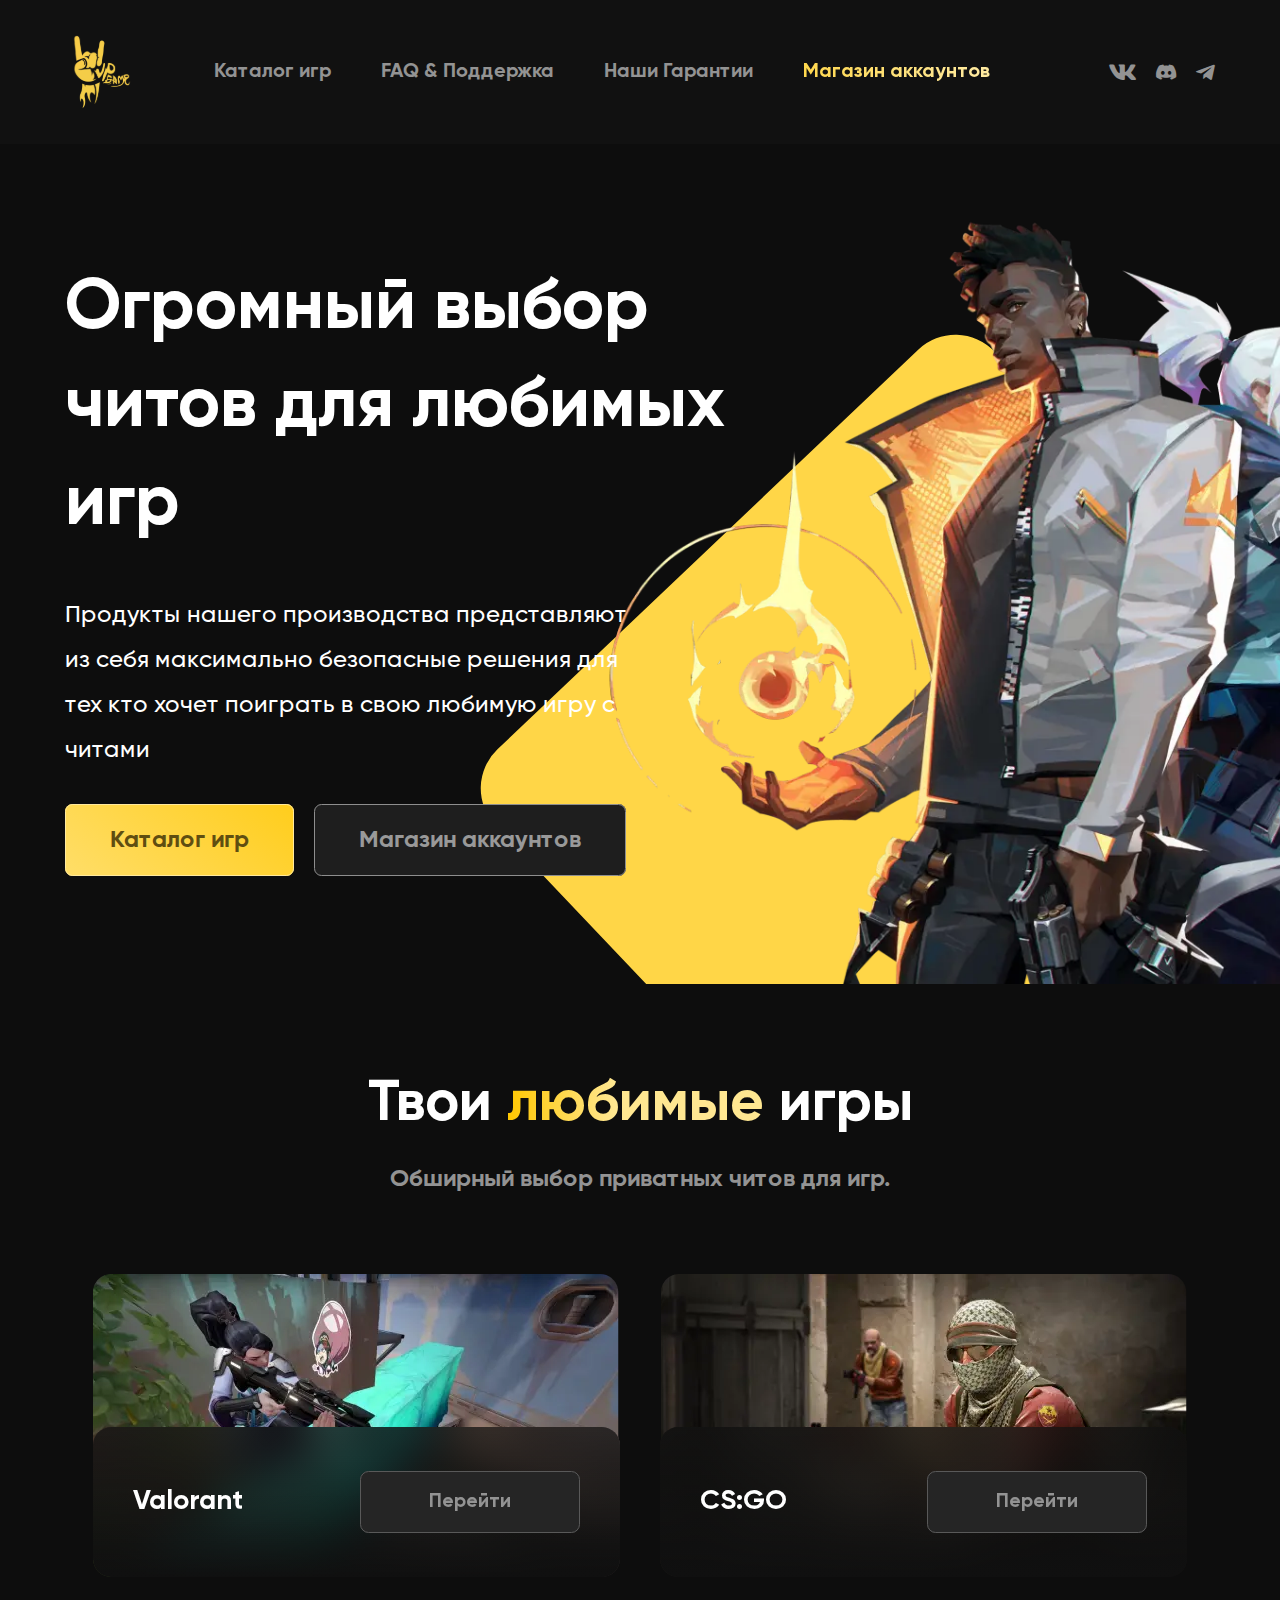
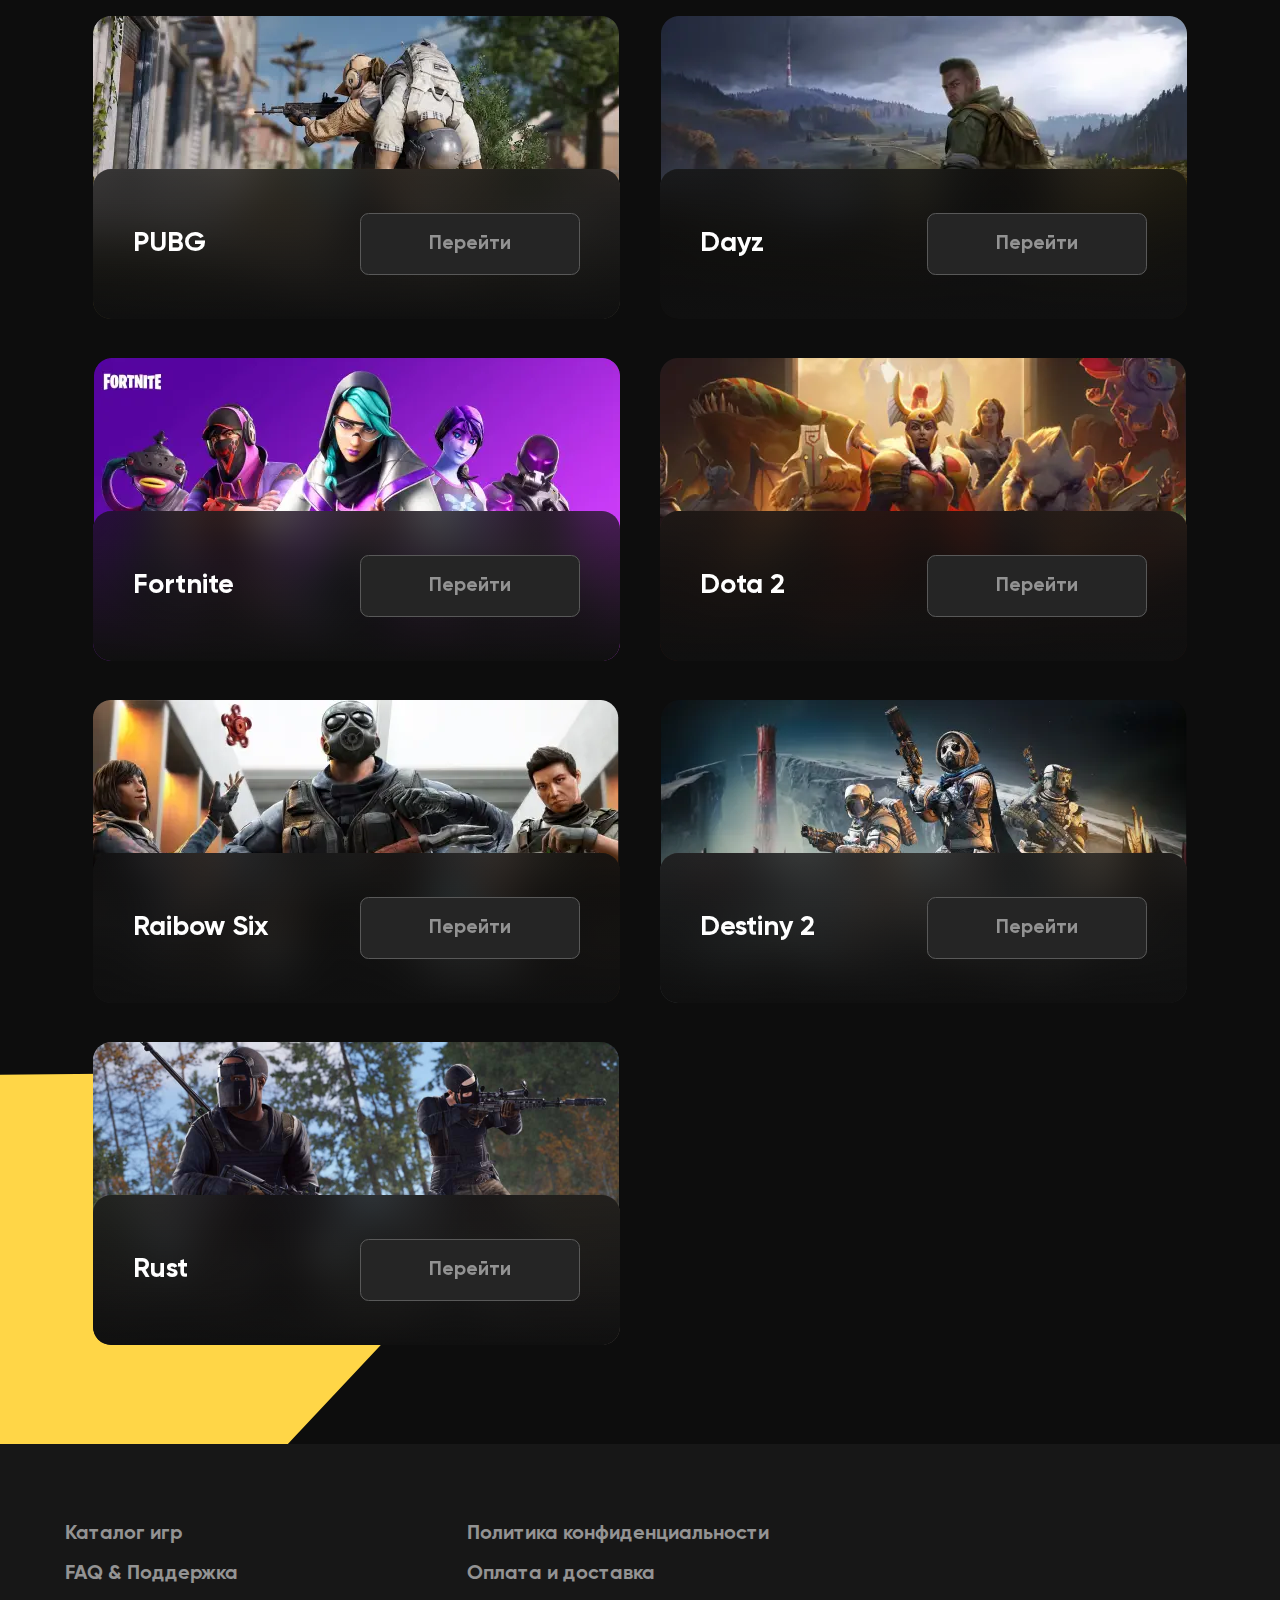
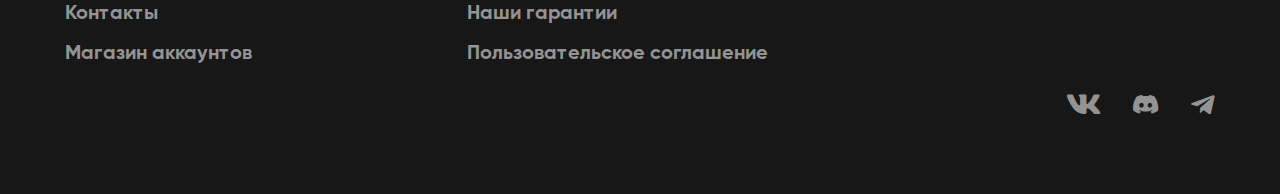
<file: index.html>
<!DOCTYPE html>
<html lang="ru">

<head>
	<title>Главная</title>
	<meta charset="UTF-8">
	<meta name="format-detection" content="telephone=no">
	<!-- <style>body{opacity: 0;}</style> -->
	<link rel="stylesheet" href="css/style.min.css?_v=20220926130516">
	<link rel="shortcut icon" href="favicon.ico">
	<!-- <meta name="robots" content="noindex, nofollow"> -->
	<meta name="viewport" content="width=device-width, initial-scale=1.0">
</head>

<body>
	<div class="wrapper">
		<header class="header">
			<div class="header__container">
				<div class="header__body">
					<div class="header__left">
						<div class="header__logo">
							<a href="#"><img src="img/base/logo.svg" alt="Logo"></a>
						</div>
						<div class="header__menu menu">
							<button type="button" class="menu__icon icon-menu"><span></span></button>
							<nav class="menu__body">
								<ul class="menu__list">
									<li class="menu__item"><a href="/cheatcode/catalog.html" class="menu__link">Каталог игр</a>
									</li>
									<li class="menu__item"><a href="#" class="menu__link">FAQ & Поддержка</a></li>
									<li class="menu__item"><a href="#" class="menu__link">Наши Гарантии</a></li>
									<li class="menu__item"><a href="#" class="menu__link gold">Магазин аккаунтов</a></li>
								</ul>
							</nav>
						</div>
					</div>
					<div class="header__social">
						<a href="#" class="icon-vk"></a>
						<a href="#" class="icon-discord"></a>
						<a href="#" class="icon-telegram"></a>
					</div>
				</div>
			</div>
		</header>
		<section class="top">
			<div class="top__container">
				<div class="top__body">
					<div class="top__leftblock leftblock-top">
						<div class="leftblock-top__body">
							<div class="leftblock-top__title">
								<h1>Огромный выбор <br> читов для любимых игр</h1>
							</div>
							<div class="leftblock-top__descr">
								<p>Продукты нашего производства представляют из себя максимально безопасные решения для тех кто
									хочет поиграть в свою любимую игру с читами</p>
							</div>
							<div class="leftblock-top__btns-block">
								<a href="#" class="leftblock-top__btn yellow-btn">Каталог игр</a>
								<a href="#" class="leftblock-top__btn gray-btn">Магазин аккаунтов</a>
							</div>
						</div>
					</div>
					<div class="top__rightblock rightblock-top">
						<div class="rightblock-top__body">
							<div class="top__slider swiper">
								<div class="top__wrapper swiper-wrapper">
									<div class="slider-inner">
										<div class="top__slide swiper-slide">
											<picture><source srcset="img/top/slide1.webp" type="image/webp"><img src="img/top/slide1.png" alt="slide1"></picture>
										</div>
									</div>
								</div>
							</div>
						</div>
					</div>
					<div class="top__decoration">
						<img src="img/top/decoration.svg">
					</div>
				</div>
			</div>
		</section>
		<main class="page">
			<section class="fav">
				<div class="fav__container">
					<div class="fav__body">
						<div class="fav__label">
							<h2>Твои <span class="gold-label">любимые</span> игры</h2>
						</div>
						<div class="fav__descr">
							<p>Обширный выбор приватных читов для игр.</p>
						</div>
						<div class="fav__grid grid-fav">
							<div class="grid-fav__body">
								<div class="grid-fav__item item-fav">
									<div class="item-fav__body">
										<div class="item-fav__img">
											<picture><source srcset="img/fav/valoriant.webp" type="image/webp"><img src="img/fav/valoriant.png" alt="Valoriant"></picture>
											<div class="item-fav__block">
												<div class="block-fav__body">
													<div class="block-fav__title">
														<h3>Valorant</h3>
													</div>
													<div class="block-fav__btn-block">
														<a href="#" class="block-fav__btn">Перейти</a>
													</div>
												</div>
											</div>
										</div>
									</div>
								</div>
								<div class="grid-fav__item item-fav">
									<div class="item-fav__body">
										<div class="item-fav__img">
											<picture><source srcset="img/fav/csgo.webp" type="image/webp"><img src="img/fav/csgo.png" alt="CS:GO"></picture>
											<div class="item-fav__block">
												<div class="block-fav__body">
													<div class="block-fav__title">
														<h3>CS:GO</h3>
													</div>
													<div class="block-fav__btn-block">
														<a href="#" class="block-fav__btn">Перейти</a>
													</div>
												</div>
											</div>
										</div>
									</div>
								</div>
								<div class="grid-fav__item item-fav">
									<div class="item-fav__body">
										<div class="item-fav__img">
											<picture><source srcset="img/fav/pubg.webp" type="image/webp"><img src="img/fav/pubg.png" alt="PUBG"></picture>
											<div class="item-fav__block">
												<div class="block-fav__body">
													<div class="block-fav__title">
														<h3>PUBG</h3>
													</div>
													<div class="block-fav__btn-block">
														<a href="#" class="block-fav__btn">Перейти</a>
													</div>
												</div>
											</div>
										</div>
									</div>
								</div>
								<div class="grid-fav__item item-fav">
									<div class="item-fav__body">
										<div class="item-fav__img">
											<picture><source srcset="img/fav/dayz.webp" type="image/webp"><img src="img/fav/dayz.png" alt="Dayz"></picture>
											<div class="item-fav__block">
												<div class="block-fav__body">
													<div class="block-fav__title">
														<h3>Dayz</h3>
													</div>
													<div class="block-fav__btn-block">
														<a href="#" class="block-fav__btn">Перейти</a>
													</div>
												</div>
											</div>
										</div>
									</div>
								</div>
								<div class="grid-fav__item item-fav">
									<div class="item-fav__body">
										<div class="item-fav__img">
											<picture><source srcset="img/fav/fortnite.webp" type="image/webp"><img src="img/fav/fortnite.png" alt="Fortnite"></picture>
											<div class="item-fav__block">
												<div class="block-fav__body">
													<div class="block-fav__title">
														<h3>Fortnite</h3>
													</div>
													<div class="block-fav__btn-block">
														<a href="#" class="block-fav__btn">Перейти</a>
													</div>
												</div>
											</div>
										</div>
									</div>
								</div>
								<div class="grid-fav__item item-fav">
									<div class="item-fav__body">
										<div class="item-fav__img">
											<picture><source srcset="img/fav/dota2.webp" type="image/webp"><img src="img/fav/dota2.png" alt="Dota 2"></picture>
											<div class="item-fav__block">
												<div class="block-fav__body">
													<div class="block-fav__title">
														<h3>Dota 2</h3>
													</div>
													<div class="block-fav__btn-block">
														<a href="#" class="block-fav__btn">Перейти</a>
													</div>
												</div>
											</div>
										</div>
									</div>
								</div>
								<div class="grid-fav__item item-fav">
									<div class="item-fav__body">
										<div class="item-fav__img">
											<picture><source srcset="img/fav/raibowsix.webp" type="image/webp"><img src="img/fav/raibowsix.png" alt="Raibow Six"></picture>
											<div class="item-fav__block">
												<div class="block-fav__body">
													<div class="block-fav__title">
														<h3>Raibow Six</h3>
													</div>
													<div class="block-fav__btn-block">
														<a href="#" class="block-fav__btn">Перейти</a>
													</div>
												</div>
											</div>
										</div>
									</div>
								</div>
								<div class="grid-fav__item item-fav">
									<div class="item-fav__body">
										<div class="item-fav__img">
											<picture><source srcset="img/fav/destiny2.webp" type="image/webp"><img src="img/fav/destiny2.png" alt="Destiny 2"></picture>
											<div class="item-fav__block">
												<div class="block-fav__body">
													<div class="block-fav__title">
														<h3>Destiny 2</h3>
													</div>
													<div class="block-fav__btn-block">
														<a href="#" class="block-fav__btn">Перейти</a>
													</div>
												</div>
											</div>
										</div>
									</div>
								</div>
								<div class="grid-fav__item item-fav">
									<div class="item-fav__body">
										<div class="item-fav__img">
											<img src="img/fav/rust.svg" alt="Rust">
											<div class="item-fav__block">
												<div class="block-fav__body">
													<div class="block-fav__title">
														<h3>Rust</h3>
													</div>
													<div class="block-fav__btn-block">
														<a href="/rust.html" class="block-fav__btn">Перейти</a>
													</div>
												</div>
											</div>
										</div>
									</div>
								</div>
							</div>
						</div>
					</div>
				</div>
				<div class="fav__decoration">
					<img src="img/fav/decoration.svg">
				</div>
			</section>
		</main>
		<footer class="footer">
			<div class="footer__container">
				<div class="footer__body">
					<div class="footer__block">
						<div class="block-footer__body">
							<div class="block-footer__left-col">
								<div class="left-col-footer__body">
									<ul class="left-col-footer__list footer__list">
										<li class="left-col-footer__item footer__item"><a href="#" class="left-col-footer__link footer__link">Каталог игр</a></li>
										<li class="left-col-footer__item footer__item"><a href="#" class="left-col-footer__link footer__link">FAQ & Поддержка</a></li>
										<li class="left-col-footer__item footer__item"><a href="#" class="left-col-footer__link footer__link">Контакты</a></li>
										<li class="left-col-footer__item footer__item"><a href="#" class="left-col-footer__link footer__link">Магазин аккаунтов</a></li>
									</ul>
								</div>
							</div>
							<div class="block-footer__right-col">
								<div class="right-col-footer__body">
									<ul class="right-col-footer__list footer__list">
										<li class="right-col-footer__item footer__item"><a href="#" class="right-col-footer__link footer__link">Политика конфиденциальности</a></li>
										<li class="right-col-footer__item footer__item"><a href="#" class="right-col-footer__link footer__link">Оплата и доставка</a></li>
										<li class="right-col-footer__item footer__item"><a href="#" class="right-col-footer__link footer__link">Наши гарантии</a></li>
										<li class="right-col-footer__item footer__item"><a href="#" class="right-col-footer__link footer__link">Пользовательское соглашение</a></li>
									</ul>
								</div>
							</div>
						</div>
					</div>
					<div class="footer__social">
						<a href="#" class="icon-vk"></a>
						<a href="#" class="icon-discord"></a>
						<a href="#" class="icon-telegram"></a>
					</div>
				</div>
			</div>
		</footer>
	</div>
	<script src="js/app.min.js?_v=20220926130516"></script>
</body>

</html>
</file>
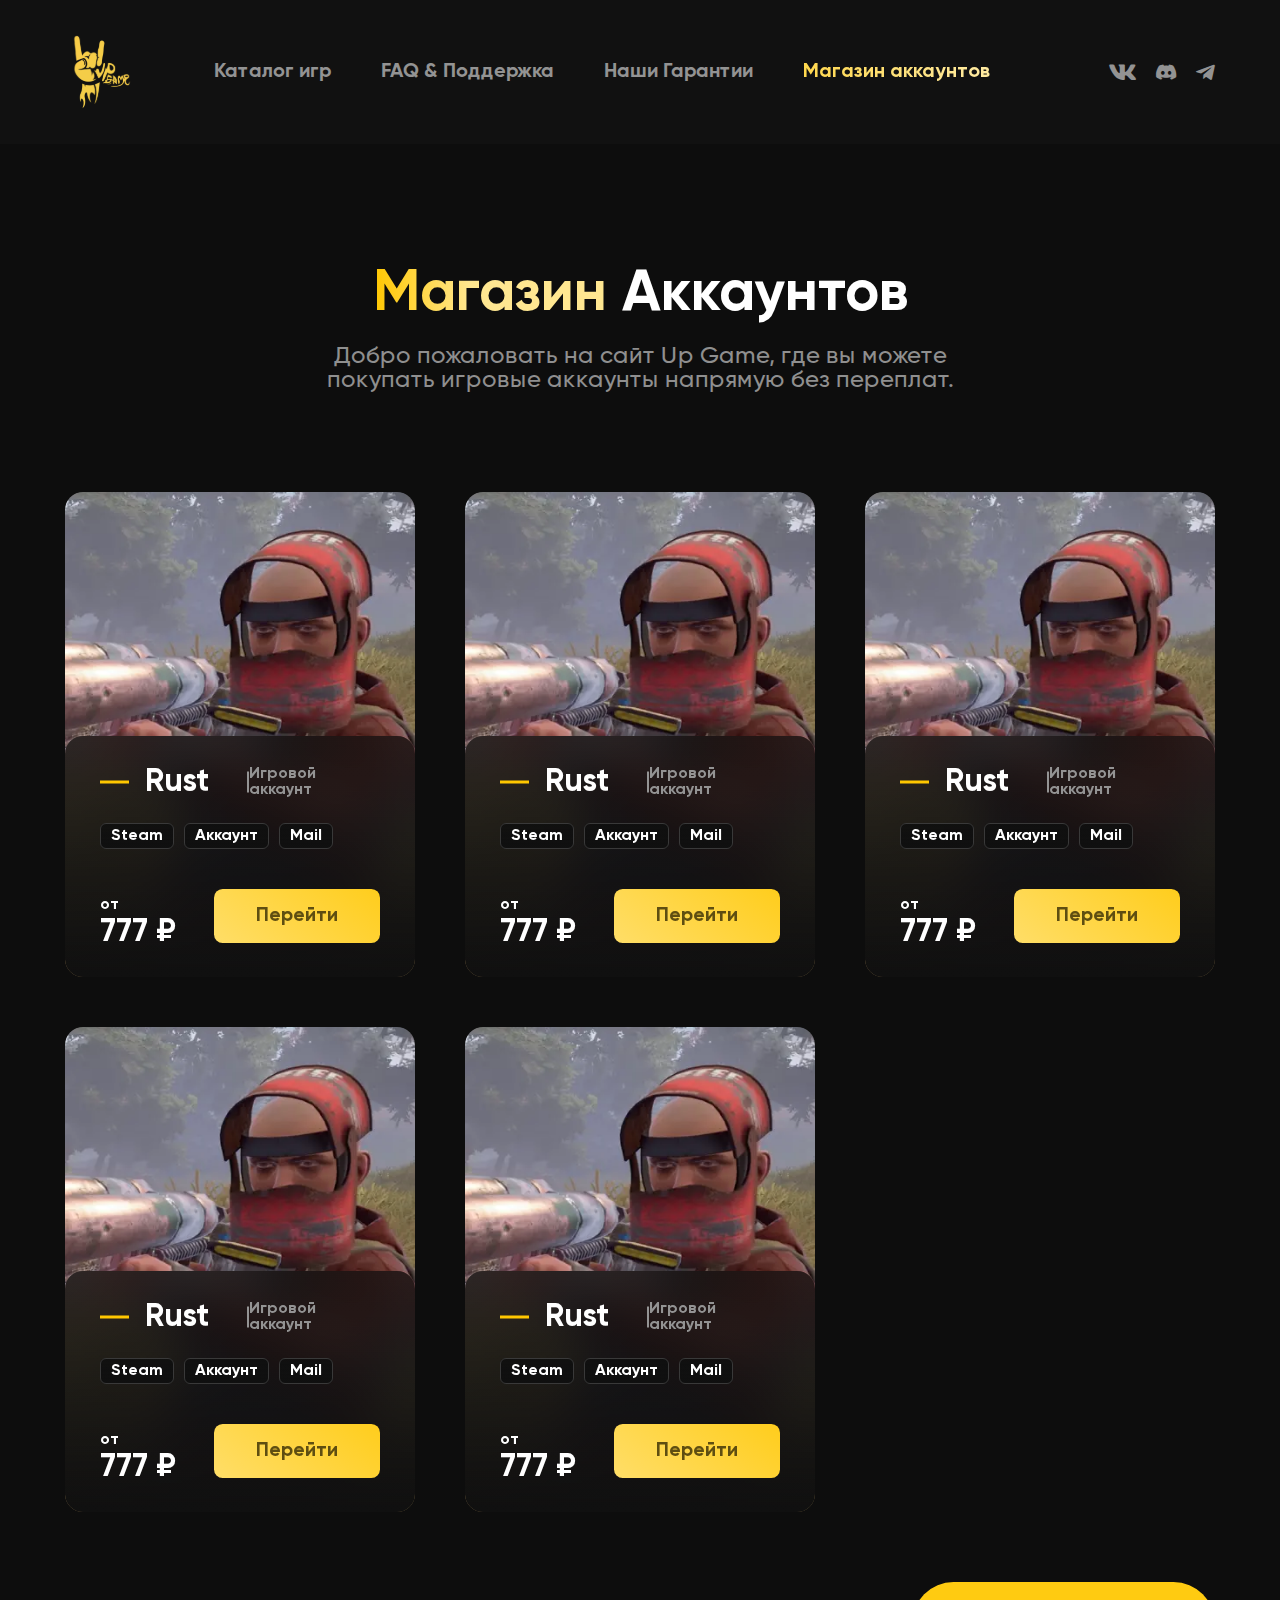
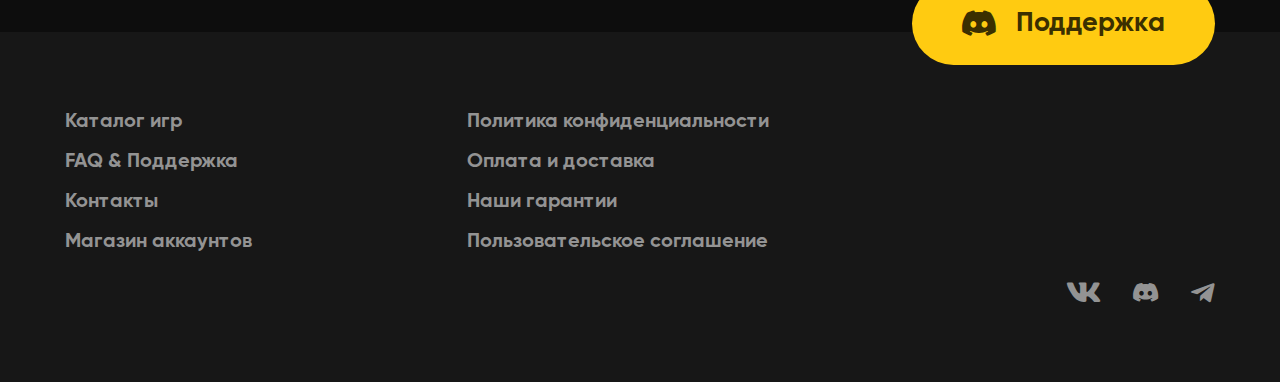
<file: accounts.html>
<!DOCTYPE html>
<html lang="ru">

<head>
	<title>Главная</title>
	<meta charset="UTF-8">
	<meta name="format-detection" content="telephone=no">
	<!-- <style>body{opacity: 0;}</style> -->
	<link rel="stylesheet" href="css/style.min.css?_v=20220926130516">
	<link rel="shortcut icon" href="favicon.ico">
	<!-- <meta name="robots" content="noindex, nofollow"> -->
	<meta name="viewport" content="width=device-width, initial-scale=1.0">
</head>

<body>
	<div class="wrapper">
		<header class="header">
			<div class="header__container">
				<div class="header__body">
					<div class="header__left">
						<div class="header__logo">
							<a href="#"><img src="img/base/logo.svg" alt="Logo"></a>
						</div>
						<div class="header__menu menu">
							<button type="button" class="menu__icon icon-menu"><span></span></button>
							<nav class="menu__body">
								<ul class="menu__list">
									<li class="menu__item"><a href="/cheatcode/catalog.html" class="menu__link">Каталог игр</a>
									</li>
									<li class="menu__item"><a href="#" class="menu__link">FAQ & Поддержка</a></li>
									<li class="menu__item"><a href="#" class="menu__link">Наши Гарантии</a></li>
									<li class="menu__item"><a href="#" class="menu__link gold">Магазин аккаунтов</a></li>
								</ul>
							</nav>
						</div>
					</div>
					<div class="header__social">
						<a href="#" class="icon-vk"></a>
						<a href="#" class="icon-discord"></a>
						<a href="#" class="icon-telegram"></a>
					</div>
				</div>
			</div>
		</header>
		<main class="page">
			<section class="accounts">
				<div class="accounts__container">
					<div class="accounts__body">
						<div class="accounts__title">
							<h1><span class="gold-label">Магазин</span> Аккаунтов</h1>
						</div>
						<div class="accounts__descr">
							<p>Добро пожаловать на сайт Up Game, где вы можете покупать игровые аккаунты напрямую без переплат.</p>
						</div>
						<div class="accounts__grid">
							<div class="grid-accounts__body">
								<div class="grid-accounts__item">
									<div class="item-accounts__body">
										<div class="item-accounts__img">
											<picture><source srcset="img/accounts/rust.webp" type="image/webp"><img src="img/accounts/rust.png" alt="Rust"></picture>
										</div>
										<div class="item-accounts__block">
											<div class="block-accounts__body">
												<div class="block-accounts__label-block">
													<div class="block-accounts__label">
														<h2>Rust</h2>
													</div>
													<div class="block-accounts__type">
														<p>Игровой аккаунт</p>
													</div>
												</div>
												<div class="block-accounts__tags">
													<div class="block-accounts__tag">
														<h3>Steam</h3>
													</div>
													<div class="block-accounts__tag">
														<h3>Аккаунт</h3>
													</div>
													<div class="block-accounts__tag">
														<h3>Mail</h3>
													</div>
												</div>
												<div class="block-accounts__price-block">
													<div class="block-accounts__price">
														<p><span>от</span><br>777 ₽</p>
													</div>
													<a href="#" class="block-accounts__btn">Перейти</a>
												</div>
											</div>
										</div>
									</div>
								</div>
								<div class="grid-accounts__item">
									<div class="item-accounts__body">
										<div class="item-accounts__img">
											<picture><source srcset="img/accounts/rust.webp" type="image/webp"><img src="img/accounts/rust.png" alt="Rust"></picture>
										</div>
										<div class="item-accounts__block">
											<div class="block-accounts__body">
												<div class="block-accounts__label-block">
													<div class="block-accounts__label">
														<h2>Rust</h2>
													</div>
													<div class="block-accounts__type">
														<p>Игровой аккаунт</p>
													</div>
												</div>
												<div class="block-accounts__tags">
													<div class="block-accounts__tag">
														<h3>Steam</h3>
													</div>
													<div class="block-accounts__tag">
														<h3>Аккаунт</h3>
													</div>
													<div class="block-accounts__tag">
														<h3>Mail</h3>
													</div>
												</div>
												<div class="block-accounts__price-block">
													<div class="block-accounts__price">
														<p><span>от</span><br>777 ₽</p>
													</div>
													<a href="#" class="block-accounts__btn">Перейти</a>
												</div>
											</div>
										</div>
									</div>
								</div>
								<div class="grid-accounts__item">
									<div class="item-accounts__body">
										<div class="item-accounts__img">
											<picture><source srcset="img/accounts/rust.webp" type="image/webp"><img src="img/accounts/rust.png" alt="Rust"></picture>
										</div>
										<div class="item-accounts__block">
											<div class="block-accounts__body">
												<div class="block-accounts__label-block">
													<div class="block-accounts__label">
														<h2>Rust</h2>
													</div>
													<div class="block-accounts__type">
														<p>Игровой аккаунт</p>
													</div>
												</div>
												<div class="block-accounts__tags">
													<div class="block-accounts__tag">
														<h3>Steam</h3>
													</div>
													<div class="block-accounts__tag">
														<h3>Аккаунт</h3>
													</div>
													<div class="block-accounts__tag">
														<h3>Mail</h3>
													</div>
												</div>
												<div class="block-accounts__price-block">
													<div class="block-accounts__price">
														<p><span>от</span><br>777 ₽</p>
													</div>
													<a href="#" class="block-accounts__btn">Перейти</a>
												</div>
											</div>
										</div>
									</div>
								</div>
								<div class="grid-accounts__item">
									<div class="item-accounts__body">
										<div class="item-accounts__img">
											<picture><source srcset="img/accounts/rust.webp" type="image/webp"><img src="img/accounts/rust.png" alt="Rust"></picture>
										</div>
										<div class="item-accounts__block">
											<div class="block-accounts__body">
												<div class="block-accounts__label-block">
													<div class="block-accounts__label">
														<h2>Rust</h2>
													</div>
													<div class="block-accounts__type">
														<p>Игровой аккаунт</p>
													</div>
												</div>
												<div class="block-accounts__tags">
													<div class="block-accounts__tag">
														<h3>Steam</h3>
													</div>
													<div class="block-accounts__tag">
														<h3>Аккаунт</h3>
													</div>
													<div class="block-accounts__tag">
														<h3>Mail</h3>
													</div>
												</div>
												<div class="block-accounts__price-block">
													<div class="block-accounts__price">
														<p><span>от</span><br>777 ₽</p>
													</div>
													<a href="#" class="block-accounts__btn">Перейти</a>
												</div>
											</div>
										</div>
									</div>
								</div>
								<div class="grid-accounts__item">
									<div class="item-accounts__body">
										<div class="item-accounts__img">
											<picture><source srcset="img/accounts/rust.webp" type="image/webp"><img src="img/accounts/rust.png" alt="Rust"></picture>
										</div>
										<div class="item-accounts__block">
											<div class="block-accounts__body">
												<div class="block-accounts__label-block">
													<div class="block-accounts__label">
														<h2>Rust</h2>
													</div>
													<div class="block-accounts__type">
														<p>Игровой аккаунт</p>
													</div>
												</div>
												<div class="block-accounts__tags">
													<div class="block-accounts__tag">
														<h3>Steam</h3>
													</div>
													<div class="block-accounts__tag">
														<h3>Аккаунт</h3>
													</div>
													<div class="block-accounts__tag">
														<h3>Mail</h3>
													</div>
												</div>
												<div class="block-accounts__price-block">
													<div class="block-accounts__price">
														<p><span>от</span><br>777 ₽</p>
													</div>
													<a href="#" class="block-accounts__btn">Перейти</a>
												</div>
											</div>
										</div>
									</div>
								</div>
							</div>
						</div>
					</div>
				</div>
			</section>
		</main>
		<footer class="footer">
			<div class="footer__container">
				<div class="footer__body">
					<div class="footer__support">
						<a href="#" class="footer__support-btn">
							<div class="icon-discord"></div> Поддержка
						</a>
					</div>
					<div class="footer__block">
						<div class="block-footer__body">
							<div class="block-footer__left-col">
								<div class="left-col-footer__body">
									<ul class="left-col-footer__list footer__list">
										<li class="left-col-footer__item footer__item"><a href="#" class="left-col-footer__link footer__link">Каталог игр</a></li>
										<li class="left-col-footer__item footer__item"><a href="#" class="left-col-footer__link footer__link">FAQ & Поддержка</a></li>
										<li class="left-col-footer__item footer__item"><a href="#" class="left-col-footer__link footer__link">Контакты</a></li>
										<li class="left-col-footer__item footer__item"><a href="#" class="left-col-footer__link footer__link">Магазин аккаунтов</a></li>
									</ul>
								</div>
							</div>
							<div class="block-footer__right-col">
								<div class="right-col-footer__body">
									<ul class="right-col-footer__list footer__list">
										<li class="right-col-footer__item footer__item"><a href="#" class="right-col-footer__link footer__link">Политика конфиденциальности</a></li>
										<li class="right-col-footer__item footer__item"><a href="#" class="right-col-footer__link footer__link">Оплата и доставка</a></li>
										<li class="right-col-footer__item footer__item"><a href="#" class="right-col-footer__link footer__link">Наши гарантии</a></li>
										<li class="right-col-footer__item footer__item"><a href="#" class="right-col-footer__link footer__link">Пользовательское соглашение</a></li>
									</ul>
								</div>
							</div>
						</div>
					</div>
					<div class="footer__social">
						<a href="#" class="icon-vk"></a>
						<a href="#" class="icon-discord"></a>
						<a href="#" class="icon-telegram"></a>
					</div>
				</div>
			</div>
		</footer>
	</div>
	<script src="js/app.min.js?_v=20220926130516"></script>
</body>

</html>
</file>
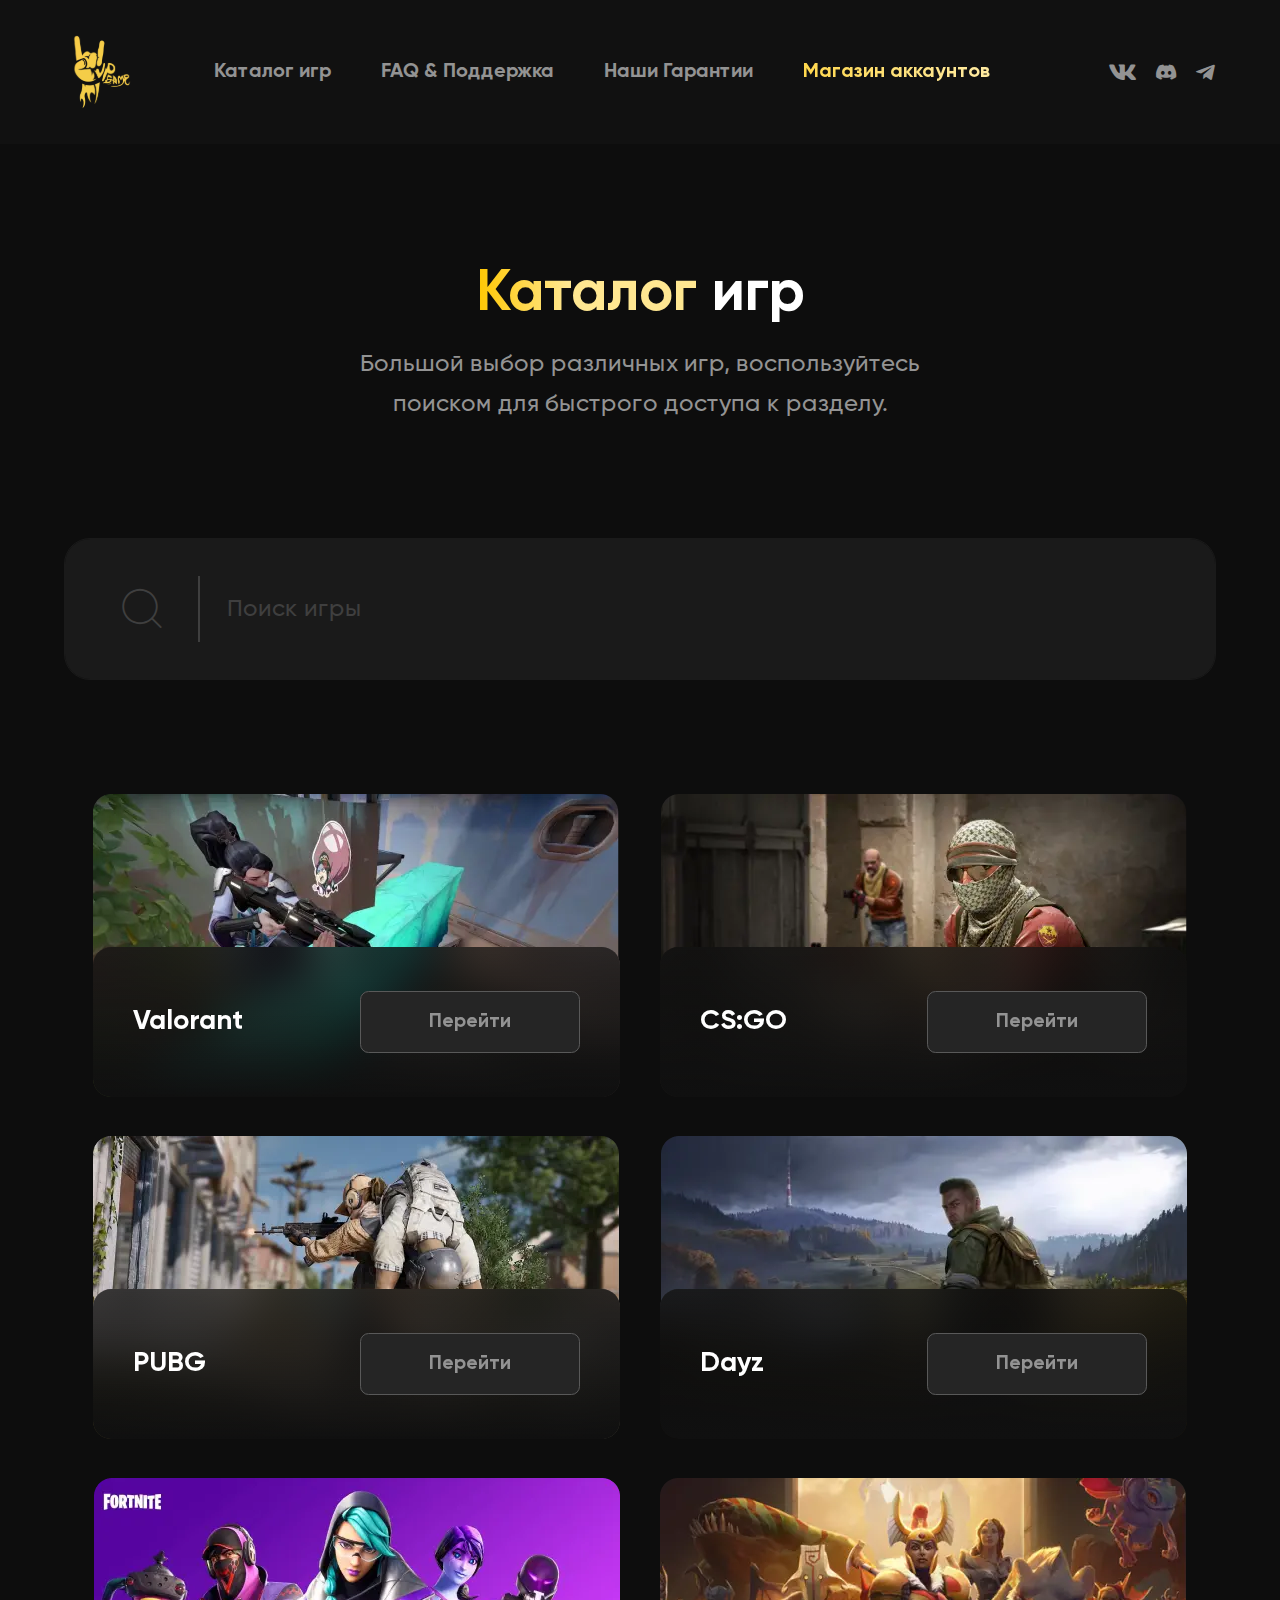
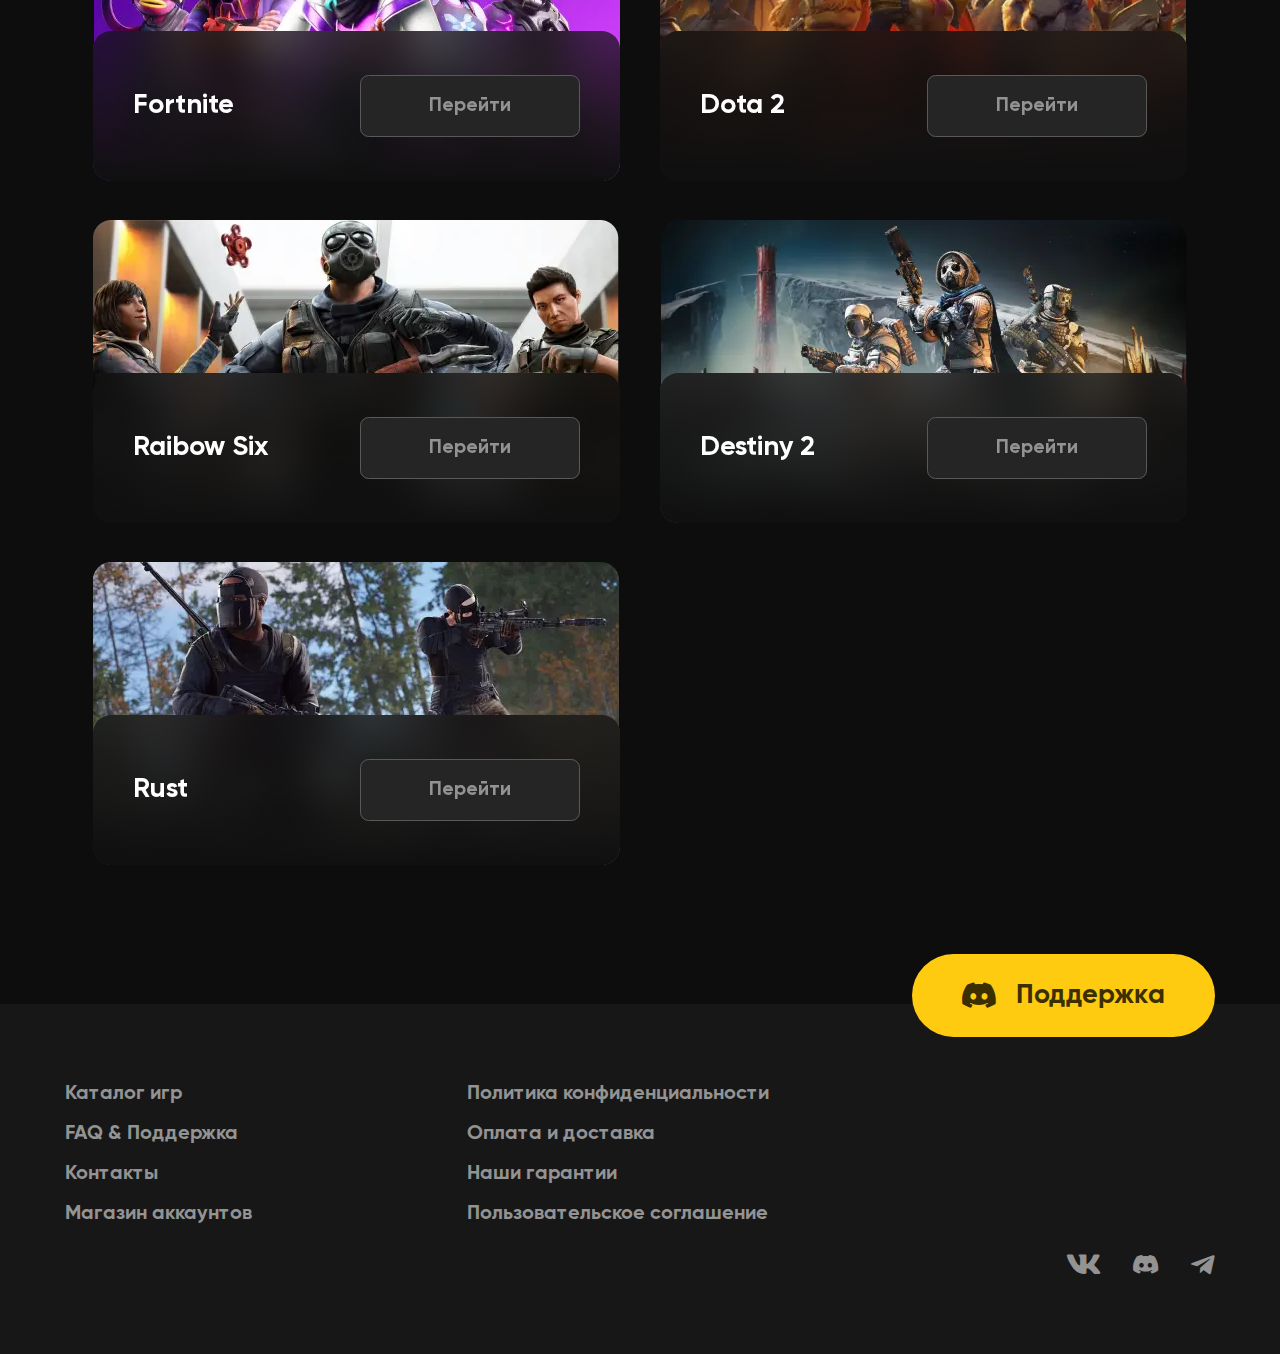
<file: catalog.html>
<!DOCTYPE html>
<html lang="ru">

<head>
	<title>Главная</title>
	<meta charset="UTF-8">
	<meta name="format-detection" content="telephone=no">
	<!-- <style>body{opacity: 0;}</style> -->
	<link rel="stylesheet" href="css/style.min.css?_v=20220926130516">
	<link rel="shortcut icon" href="favicon.ico">
	<!-- <meta name="robots" content="noindex, nofollow"> -->
	<meta name="viewport" content="width=device-width, initial-scale=1.0">
</head>

<body>
	<div class="wrapper">
		<header class="header">
			<div class="header__container">
				<div class="header__body">
					<div class="header__left">
						<div class="header__logo">
							<a href="#"><img src="img/base/logo.svg" alt="Logo"></a>
						</div>
						<div class="header__menu menu">
							<button type="button" class="menu__icon icon-menu"><span></span></button>
							<nav class="menu__body">
								<ul class="menu__list">
									<li class="menu__item"><a href="/cheatcode/catalog.html" class="menu__link">Каталог игр</a>
									</li>
									<li class="menu__item"><a href="#" class="menu__link">FAQ & Поддержка</a></li>
									<li class="menu__item"><a href="#" class="menu__link">Наши Гарантии</a></li>
									<li class="menu__item"><a href="#" class="menu__link gold">Магазин аккаунтов</a></li>
								</ul>
							</nav>
						</div>
					</div>
					<div class="header__social">
						<a href="#" class="icon-vk"></a>
						<a href="#" class="icon-discord"></a>
						<a href="#" class="icon-telegram"></a>
					</div>
				</div>
			</div>
		</header>
		<main class="page">
			<section class="catalog">
				<div class="catalog__container">
					<div class="catalog__body">
						<div class="catalog__title">
							<h1><span class="gold-label">Каталог</span> игр</h1>
						</div>
						<div class="catalog__descr">
							<p>Большой выбор различных игр, воспользуйтесь поиском для быстрого доступа к разделу.</p>
						</div>
						<div class="catalog__search-block">
							<input autocomplete="off" type="text" name="form[]" data-error="Ошибка" placeholder="Поиск игры" class="catalog__search-input">
							<button type="submit" class="icon-search"></button>
						</div>
						<div class="fav__grid grid-fav">
							<div class="grid-fav__body">
								<div class="grid-fav__item item-fav">
									<div class="item-fav__body">
										<div class="item-fav__img">
											<picture><source srcset="img/fav/valoriant.webp" type="image/webp"><img src="img/fav/valoriant.png" alt="Valoriant"></picture>
											<div class="item-fav__block">
												<div class="block-fav__body">
													<div class="block-fav__title">
														<h3>Valorant</h3>
													</div>
													<div class="block-fav__btn-block">
														<a href="#" class="block-fav__btn">Перейти</a>
													</div>
												</div>
											</div>
										</div>
									</div>
								</div>
								<div class="grid-fav__item item-fav">
									<div class="item-fav__body">
										<div class="item-fav__img">
											<picture><source srcset="img/fav/csgo.webp" type="image/webp"><img src="img/fav/csgo.png" alt="CS:GO"></picture>
											<div class="item-fav__block">
												<div class="block-fav__body">
													<div class="block-fav__title">
														<h3>CS:GO</h3>
													</div>
													<div class="block-fav__btn-block">
														<a href="#" class="block-fav__btn">Перейти</a>
													</div>
												</div>
											</div>
										</div>
									</div>
								</div>
								<div class="grid-fav__item item-fav">
									<div class="item-fav__body">
										<div class="item-fav__img">
											<picture><source srcset="img/fav/pubg.webp" type="image/webp"><img src="img/fav/pubg.png" alt="PUBG"></picture>
											<div class="item-fav__block">
												<div class="block-fav__body">
													<div class="block-fav__title">
														<h3>PUBG</h3>
													</div>
													<div class="block-fav__btn-block">
														<a href="#" class="block-fav__btn">Перейти</a>
													</div>
												</div>
											</div>
										</div>
									</div>
								</div>
								<div class="grid-fav__item item-fav">
									<div class="item-fav__body">
										<div class="item-fav__img">
											<picture><source srcset="img/fav/dayz.webp" type="image/webp"><img src="img/fav/dayz.png" alt="Dayz"></picture>
											<div class="item-fav__block">
												<div class="block-fav__body">
													<div class="block-fav__title">
														<h3>Dayz</h3>
													</div>
													<div class="block-fav__btn-block">
														<a href="#" class="block-fav__btn">Перейти</a>
													</div>
												</div>
											</div>
										</div>
									</div>
								</div>
								<div class="grid-fav__item item-fav">
									<div class="item-fav__body">
										<div class="item-fav__img">
											<picture><source srcset="img/fav/fortnite.webp" type="image/webp"><img src="img/fav/fortnite.png" alt="Fortnite"></picture>
											<div class="item-fav__block">
												<div class="block-fav__body">
													<div class="block-fav__title">
														<h3>Fortnite</h3>
													</div>
													<div class="block-fav__btn-block">
														<a href="#" class="block-fav__btn">Перейти</a>
													</div>
												</div>
											</div>
										</div>
									</div>
								</div>
								<div class="grid-fav__item item-fav">
									<div class="item-fav__body">
										<div class="item-fav__img">
											<picture><source srcset="img/fav/dota2.webp" type="image/webp"><img src="img/fav/dota2.png" alt="Dota 2"></picture>
											<div class="item-fav__block">
												<div class="block-fav__body">
													<div class="block-fav__title">
														<h3>Dota 2</h3>
													</div>
													<div class="block-fav__btn-block">
														<a href="#" class="block-fav__btn">Перейти</a>
													</div>
												</div>
											</div>
										</div>
									</div>
								</div>
								<div class="grid-fav__item item-fav">
									<div class="item-fav__body">
										<div class="item-fav__img">
											<picture><source srcset="img/fav/raibowsix.webp" type="image/webp"><img src="img/fav/raibowsix.png" alt="Raibow Six"></picture>
											<div class="item-fav__block">
												<div class="block-fav__body">
													<div class="block-fav__title">
														<h3>Raibow Six</h3>
													</div>
													<div class="block-fav__btn-block">
														<a href="#" class="block-fav__btn">Перейти</a>
													</div>
												</div>
											</div>
										</div>
									</div>
								</div>
								<div class="grid-fav__item item-fav">
									<div class="item-fav__body">
										<div class="item-fav__img">
											<picture><source srcset="img/fav/destiny2.webp" type="image/webp"><img src="img/fav/destiny2.png" alt="Destiny 2"></picture>
											<div class="item-fav__block">
												<div class="block-fav__body">
													<div class="block-fav__title">
														<h3>Destiny 2</h3>
													</div>
													<div class="block-fav__btn-block">
														<a href="#" class="block-fav__btn">Перейти</a>
													</div>
												</div>
											</div>
										</div>
									</div>
								</div>
								<div class="grid-fav__item item-fav">
									<div class="item-fav__body">
										<div class="item-fav__img">
											<picture><source srcset="img/fav/rust.webp" type="image/webp"><img src="img/fav/rust.png" alt="Rust"></picture>
											<div class="item-fav__block">
												<div class="block-fav__body">
													<div class="block-fav__title">
														<h3>Rust</h3>
													</div>
													<div class="block-fav__btn-block">
														<a href="#" class="block-fav__btn">Перейти</a>
													</div>
												</div>
											</div>
										</div>
									</div>
								</div>
							</div>
						</div>
					</div>
				</div>
			</section>
		</main>
		<footer class="footer">
			<div class="footer__container">
				<div class="footer__body">
					<div class="footer__support">
						<a href="#" class="footer__support-btn">
							<div class="icon-discord"></div> Поддержка
						</a>
					</div>
					<div class="footer__block">
						<div class="block-footer__body">
							<div class="block-footer__left-col">
								<div class="left-col-footer__body">
									<ul class="left-col-footer__list footer__list">
										<li class="left-col-footer__item footer__item"><a href="#" class="left-col-footer__link footer__link">Каталог игр</a></li>
										<li class="left-col-footer__item footer__item"><a href="#" class="left-col-footer__link footer__link">FAQ & Поддержка</a></li>
										<li class="left-col-footer__item footer__item"><a href="#" class="left-col-footer__link footer__link">Контакты</a></li>
										<li class="left-col-footer__item footer__item"><a href="#" class="left-col-footer__link footer__link">Магазин аккаунтов</a></li>
									</ul>
								</div>
							</div>
							<div class="block-footer__right-col">
								<div class="right-col-footer__body">
									<ul class="right-col-footer__list footer__list">
										<li class="right-col-footer__item footer__item"><a href="#" class="right-col-footer__link footer__link">Политика конфиденциальности</a></li>
										<li class="right-col-footer__item footer__item"><a href="#" class="right-col-footer__link footer__link">Оплата и доставка</a></li>
										<li class="right-col-footer__item footer__item"><a href="#" class="right-col-footer__link footer__link">Наши гарантии</a></li>
										<li class="right-col-footer__item footer__item"><a href="#" class="right-col-footer__link footer__link">Пользовательское соглашение</a></li>
									</ul>
								</div>
							</div>
						</div>
					</div>
					<div class="footer__social">
						<a href="#" class="icon-vk"></a>
						<a href="#" class="icon-discord"></a>
						<a href="#" class="icon-telegram"></a>
					</div>
				</div>
			</div>
		</footer>
	</div>
	<script src="js/app.min.js?_v=20220926130516"></script>
</body>

</html>
</file>
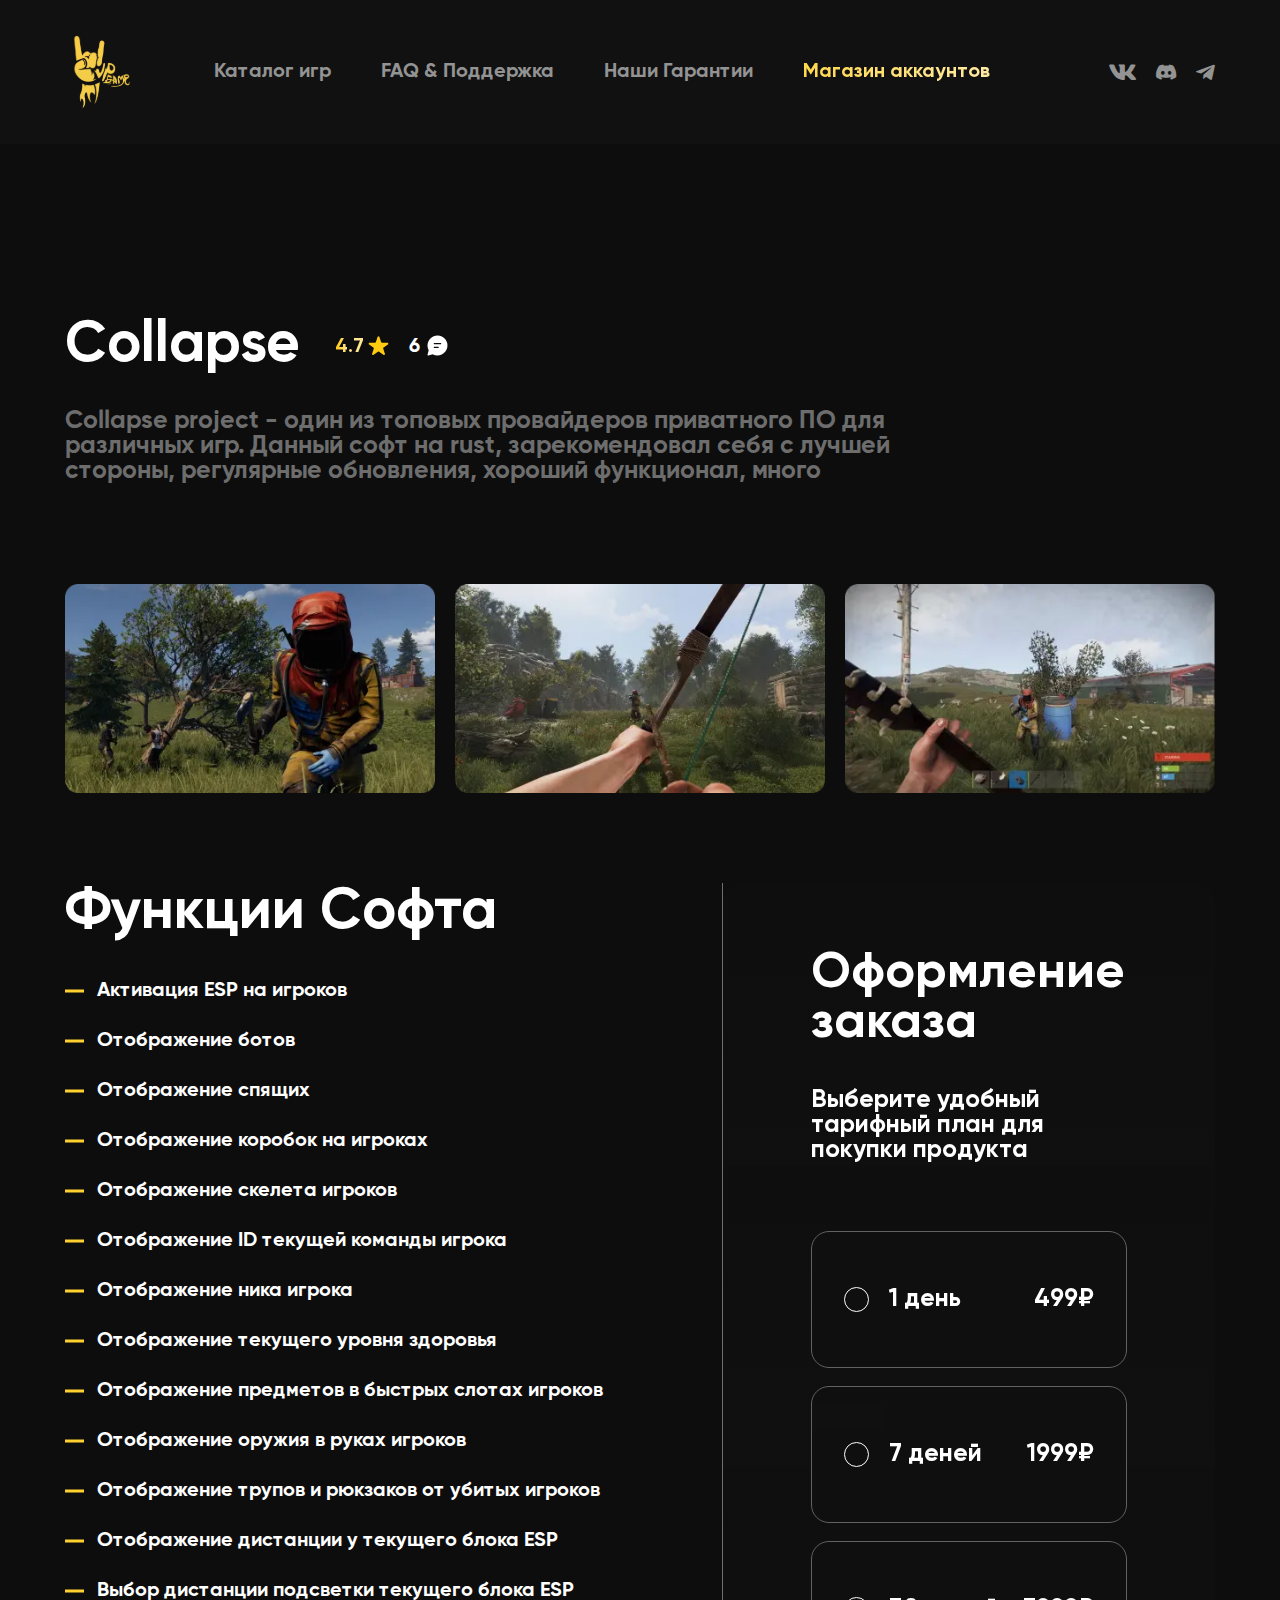
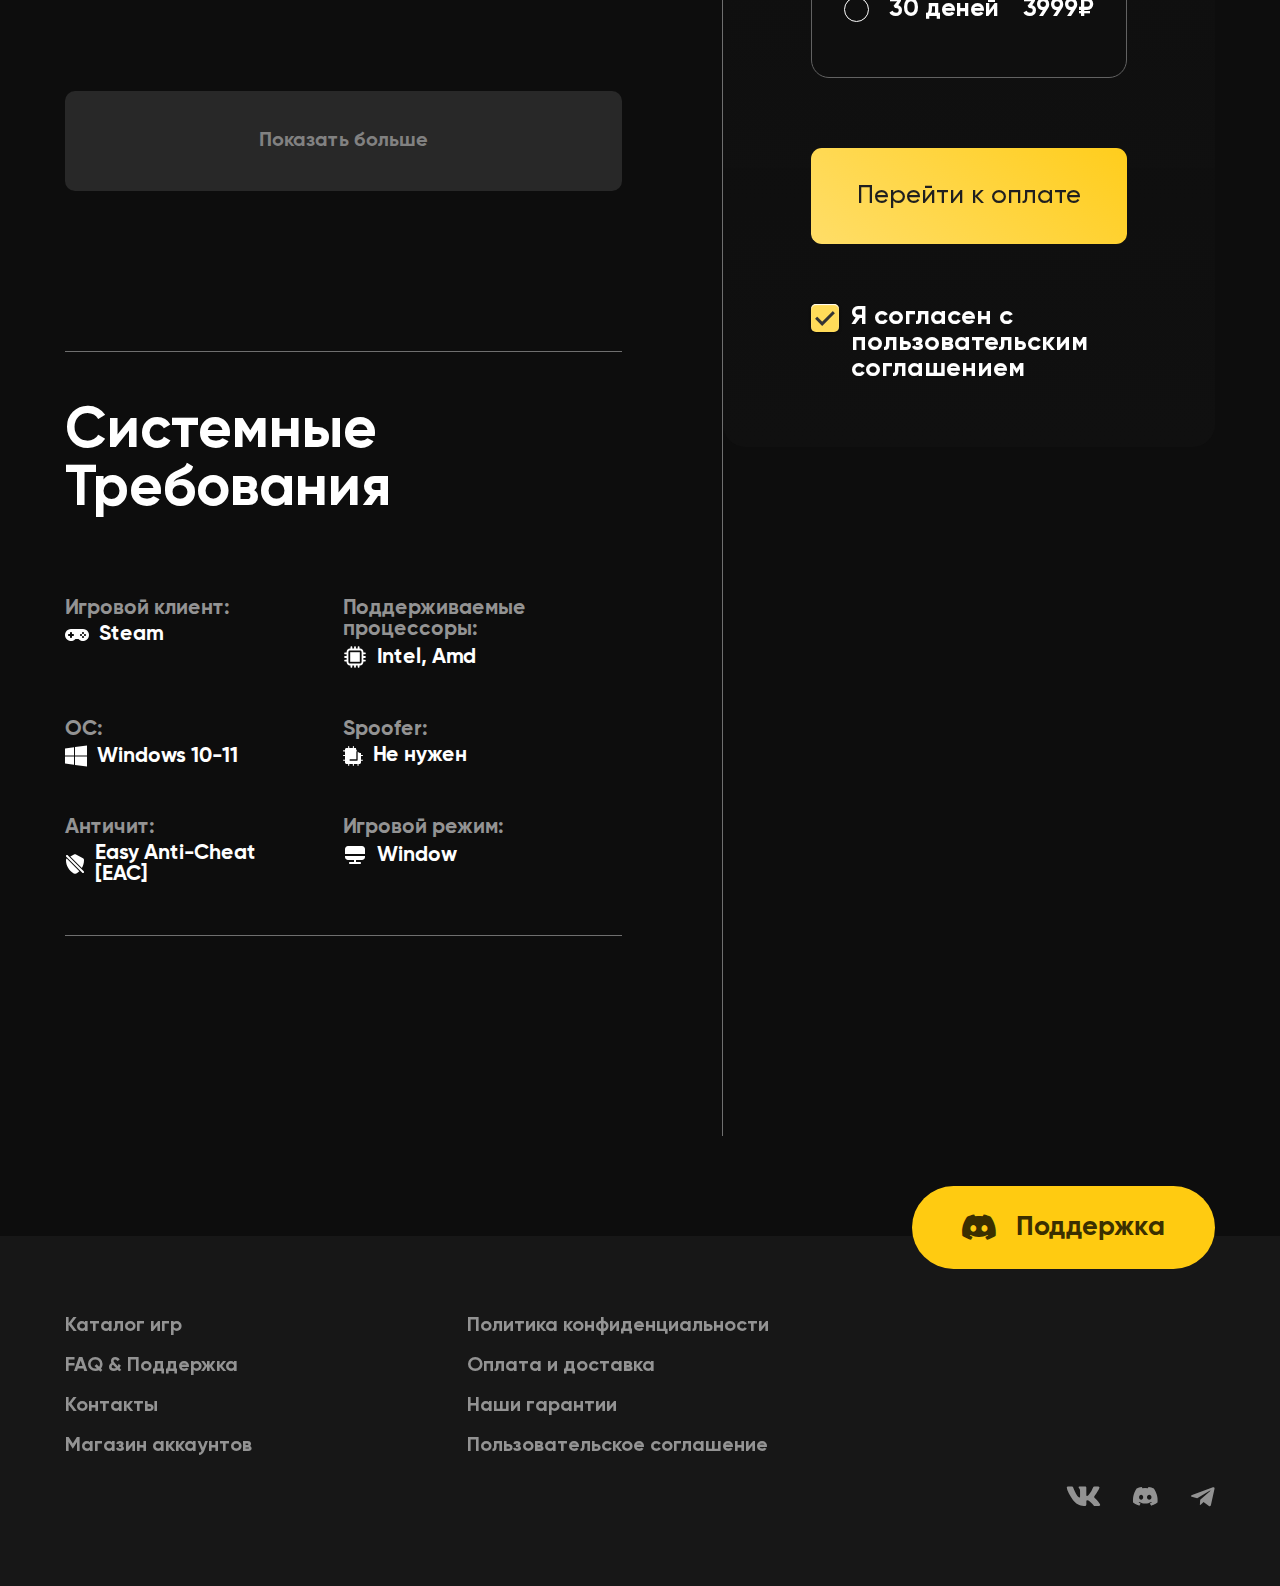
<file: collapse.html>
<!DOCTYPE html>
<html lang="ru">

<head>
	<title>Главная</title>
	<meta charset="UTF-8">
	<meta name="format-detection" content="telephone=no">
	<!-- <style>body{opacity: 0;}</style> -->
	<link rel="stylesheet" href="css/style.min.css?_v=20220926130516">
	<link rel="shortcut icon" href="favicon.ico">
	<!-- <meta name="robots" content="noindex, nofollow"> -->
	<meta name="viewport" content="width=device-width, initial-scale=1.0">
</head>

<body>
	<div class="wrapper">
		<header class="header">
			<div class="header__container">
				<div class="header__body">
					<div class="header__left">
						<div class="header__logo">
							<a href="#"><img src="img/base/logo.svg" alt="Logo"></a>
						</div>
						<div class="header__menu menu">
							<button type="button" class="menu__icon icon-menu"><span></span></button>
							<nav class="menu__body">
								<ul class="menu__list">
									<li class="menu__item"><a href="/cheatcode/catalog.html" class="menu__link">Каталог игр</a>
									</li>
									<li class="menu__item"><a href="#" class="menu__link">FAQ & Поддержка</a></li>
									<li class="menu__item"><a href="#" class="menu__link">Наши Гарантии</a></li>
									<li class="menu__item"><a href="#" class="menu__link gold">Магазин аккаунтов</a></li>
								</ul>
							</nav>
						</div>
					</div>
					<div class="header__social">
						<a href="#" class="icon-vk"></a>
						<a href="#" class="icon-discord"></a>
						<a href="#" class="icon-telegram"></a>
					</div>
				</div>
			</div>
		</header>
		<main class="page">
			<section class="single-cheat">
				<div class="single-cheat__container">
					<div class="single-cheat__body">
						<div class="single-cheat__title-block">
							<div class="title-block-single-cheat__body">
								<div class="title-block-single-cheat__title">
									<h1>Collapse</h1>
								</div>
								<div class="title-block-single-cheat__rate">
									<p><span class="gold-label">4.7</span></p>
									<img src="img/collapse/star.svg" alt="star">
								</div>
								<div class="title-block-single-cheat__comm">
									<p>6</p>
									<img src="img/collapse/comments.svg" alt="comments">
								</div>
							</div>
						</div>
						<div class="single-cheat__descr">
							<p>Collapse project - один из топовых провайдеров приватного ПО для различных игр. Данный софт на rust,
								зарекомендовал себя с лучшей стороны, регулярные обновления, хороший функционал, много</p>
						</div>
						<div class="single-cheat__images">
							<div class="images-single-cheat__body">
								<div class="images-single-cheat__img">
									<picture><source srcset="img/collapse/1.webp" type="image/webp"><img src="img/collapse/1.png" alt="1"></picture>
								</div>
								<div class="images-single-cheat__img">
									<picture><source srcset="img/collapse/2.webp" type="image/webp"><img src="img/collapse/2.png" alt="2"></picture>
								</div>
								<div class="images-single-cheat__img">
									<picture><source srcset="img/collapse/3.webp" type="image/webp"><img src="img/collapse/3.png" alt="3"></picture>
								</div>
							</div>
						</div>
						<div class="single-cheat__wrapper">
							<div class="single-cheat__block">
								<div class="single-cheat__label">
									<h2>Функции Софта</h2>
								</div>
								<div class="single-cheat__func">
									<ul class="func-single-cheat__list">
										<li class="func-single-cheat__item">Активация ESP на игроков</li>
										<li class="func-single-cheat__item">Отображение ботов</li>
										<li class="func-single-cheat__item">Отображение спящих</li>
										<li class="func-single-cheat__item">Отображение коробок на игроках</li>
										<li class="func-single-cheat__item">Отображение скелета игроков</li>
										<li class="func-single-cheat__item">Отображение ID текущей команды игрока</li>
										<li class="func-single-cheat__item">Отображение ника игрока</li>
										<li class="func-single-cheat__item">Отображение текущего уровня здоровья</li>
										<li class="func-single-cheat__item">Отображение предметов в быстрых слотах игроков</li>
										<li class="func-single-cheat__item">Отображение оружия в руках игроков</li>
										<li class="func-single-cheat__item">Отображение трупов и рюкзаков от убитых игроков</li>
										<li class="func-single-cheat__item">Отображение дистанции у текущего блока ESP</li>
										<li class="func-single-cheat__item">Выбор дистанции подсветки текущего блока ESP</li>
									</ul>
								</div>
								<div class="single-cheat__btn-more">
									<a href="#" class="single-cheat__btn">Показать больше</a>
								</div>
								<div class="single-cheat__system-block">
									<div class="system-block-single-cheat__body">
										<div class="system-block-single-cheat__label">
											<h2>Системные Требования</h2>
										</div>
										<div class="system-block-single-cheat__grid">
											<div class="grid-system-block-single-cheat__body">
												<div class="grid-system-block-single-cheat__item">
													<div class="item-single-cheat__body">
														<div class="item-single-cheat__label">
															<h3>Игровой клиент:</h3>
														</div>
														<div class="item-single-cheat__block">
															<img src="img/collapse/gamepad.svg" alt="gamepad">
															<p>Steam</p>
														</div>
													</div>
												</div>
												<div class="grid-system-block-single-cheat__item">
													<div class="item-single-cheat__body">
														<div class="item-single-cheat__label">
															<h3>Поддерживаемые процессоры:</h3>
														</div>
														<div class="item-single-cheat__block">
															<img src="img/collapse/cheep.svg" alt="cheep">
															<p>Intel, Amd</p>
														</div>
													</div>
												</div>
												<div class="grid-system-block-single-cheat__item">
													<div class="item-single-cheat__body">
														<div class="item-single-cheat__label">
															<h3>OC:</h3>
														</div>
														<div class="item-single-cheat__block">
															<img src="img/collapse/os.svg" alt="os">
															<p>Windows 10-11</p>
														</div>
													</div>
												</div>
												<div class="grid-system-block-single-cheat__item">
													<div class="item-single-cheat__body">
														<div class="item-single-cheat__label">
															<h3>Spoofer:</h3>
														</div>
														<div class="item-single-cheat__block">
															<img src="img/collapse/spoofer.svg" alt="spoofer">
															<p>Не нужен</p>
														</div>
													</div>
												</div>
												<div class="grid-system-block-single-cheat__item">
													<div class="item-single-cheat__body">
														<div class="item-single-cheat__label">
															<h3>Античит:</h3>
														</div>
														<div class="item-single-cheat__block">
															<img src="img/collapse/shield.svg" alt="shield">
															<p>Easy Anti-Cheat [EAC]</p>
														</div>
													</div>
												</div>
												<div class="grid-system-block-single-cheat__item">
													<div class="item-single-cheat__body">
														<div class="item-single-cheat__label">
															<h3>Игровой режим:</h3>
														</div>
														<div class="item-single-cheat__block">
															<img src="img/collapse/gamemode.svg" alt="gamemode">
															<p>Window</p>
														</div>
													</div>
												</div>
											</div>
										</div>
									</div>
								</div>
							</div>
							<aside class="sidebar">
								<div class="sidebar__body">
									<div class="sidebar__background"></div>
									<div class="sidebar__title">
										<h3>Оформление заказа</h3>
									</div>
									<div class="sidebar__choise">
										<p>Выберите удобный тарифный план для покупки продукта</p>
									</div>
									<div class="sidebar__list">
										<div class="list-sidebar__body">
											<div class="list-sidebar__item">
												<div class="list-sidebar-item__body">
													<div class="list-sidebar-item__block">
														<div class="roundedOne">
															<input type="checkbox" value="" id="roundedOne" name="check" />
															<label for="roundedOne"></label>
														</div>
														<p>1 день</p>
													</div>
													<div class="list-sidebar-item__price">
														<p>499₽</p>
													</div>
												</div>
											</div>
											<div class="list-sidebar__item">
												<div class="list-sidebar-item__body">
													<div class="list-sidebar-item__block">
														<div class="roundedOne">
															<input type="checkbox" value="" id="roundedTwo" name="check" />
															<label for="roundedTwo"></label>
														</div>
														<p>7 деней</p>
													</div>
													<div class="list-sidebar-item__price">
														<p>1999₽</p>
													</div>
												</div>
											</div>
											<div class="list-sidebar__item">
												<div class="list-sidebar-item__body">
													<div class="list-sidebar-item__block">
														<div class="roundedOne">
															<input type="checkbox" value="" id="roundedThree" name="check" />
															<label for="roundedThree"></label>
														</div>
														<p>30 деней</p>
													</div>
													<div class="list-sidebar-item__price">
														<p>3999₽</p>
													</div>
												</div>
											</div>
										</div>
									</div>
									<div class="sidebar__button">
										<button class="sidebar__btn">Перейти к оплате</button>
									</div>
									<div class="sidebar__agree">
										<div class="squaredFour">
											<input type="checkbox" value="" id="squaredFour" name="check" checked />
											<label for="squaredFour"></label>
										</div>
										<p>Я согласен с пользовательским соглашением</p>
									</div>
								</div>
							</aside>
						</div>
					</div>
				</div>
			</section>
		</main>
		<footer class="footer">
			<div class="footer__container">
				<div class="footer__body">
					<div class="footer__support">
						<a href="#" class="footer__support-btn">
							<div class="icon-discord"></div> Поддержка
						</a>
					</div>
					<div class="footer__block">
						<div class="block-footer__body">
							<div class="block-footer__left-col">
								<div class="left-col-footer__body">
									<ul class="left-col-footer__list footer__list">
										<li class="left-col-footer__item footer__item"><a href="#" class="left-col-footer__link footer__link">Каталог игр</a></li>
										<li class="left-col-footer__item footer__item"><a href="#" class="left-col-footer__link footer__link">FAQ & Поддержка</a></li>
										<li class="left-col-footer__item footer__item"><a href="#" class="left-col-footer__link footer__link">Контакты</a></li>
										<li class="left-col-footer__item footer__item"><a href="#" class="left-col-footer__link footer__link">Магазин аккаунтов</a></li>
									</ul>
								</div>
							</div>
							<div class="block-footer__right-col">
								<div class="right-col-footer__body">
									<ul class="right-col-footer__list footer__list">
										<li class="right-col-footer__item footer__item"><a href="#" class="right-col-footer__link footer__link">Политика конфиденциальности</a></li>
										<li class="right-col-footer__item footer__item"><a href="#" class="right-col-footer__link footer__link">Оплата и доставка</a></li>
										<li class="right-col-footer__item footer__item"><a href="#" class="right-col-footer__link footer__link">Наши гарантии</a></li>
										<li class="right-col-footer__item footer__item"><a href="#" class="right-col-footer__link footer__link">Пользовательское соглашение</a></li>
									</ul>
								</div>
							</div>
						</div>
					</div>
					<div class="footer__social">
						<a href="#" class="icon-vk"></a>
						<a href="#" class="icon-discord"></a>
						<a href="#" class="icon-telegram"></a>
					</div>
				</div>
			</div>
		</footer>
	</div>
	<script src="js/app.min.js?_v=20220926130516"></script>
</body>

</html>
</file>
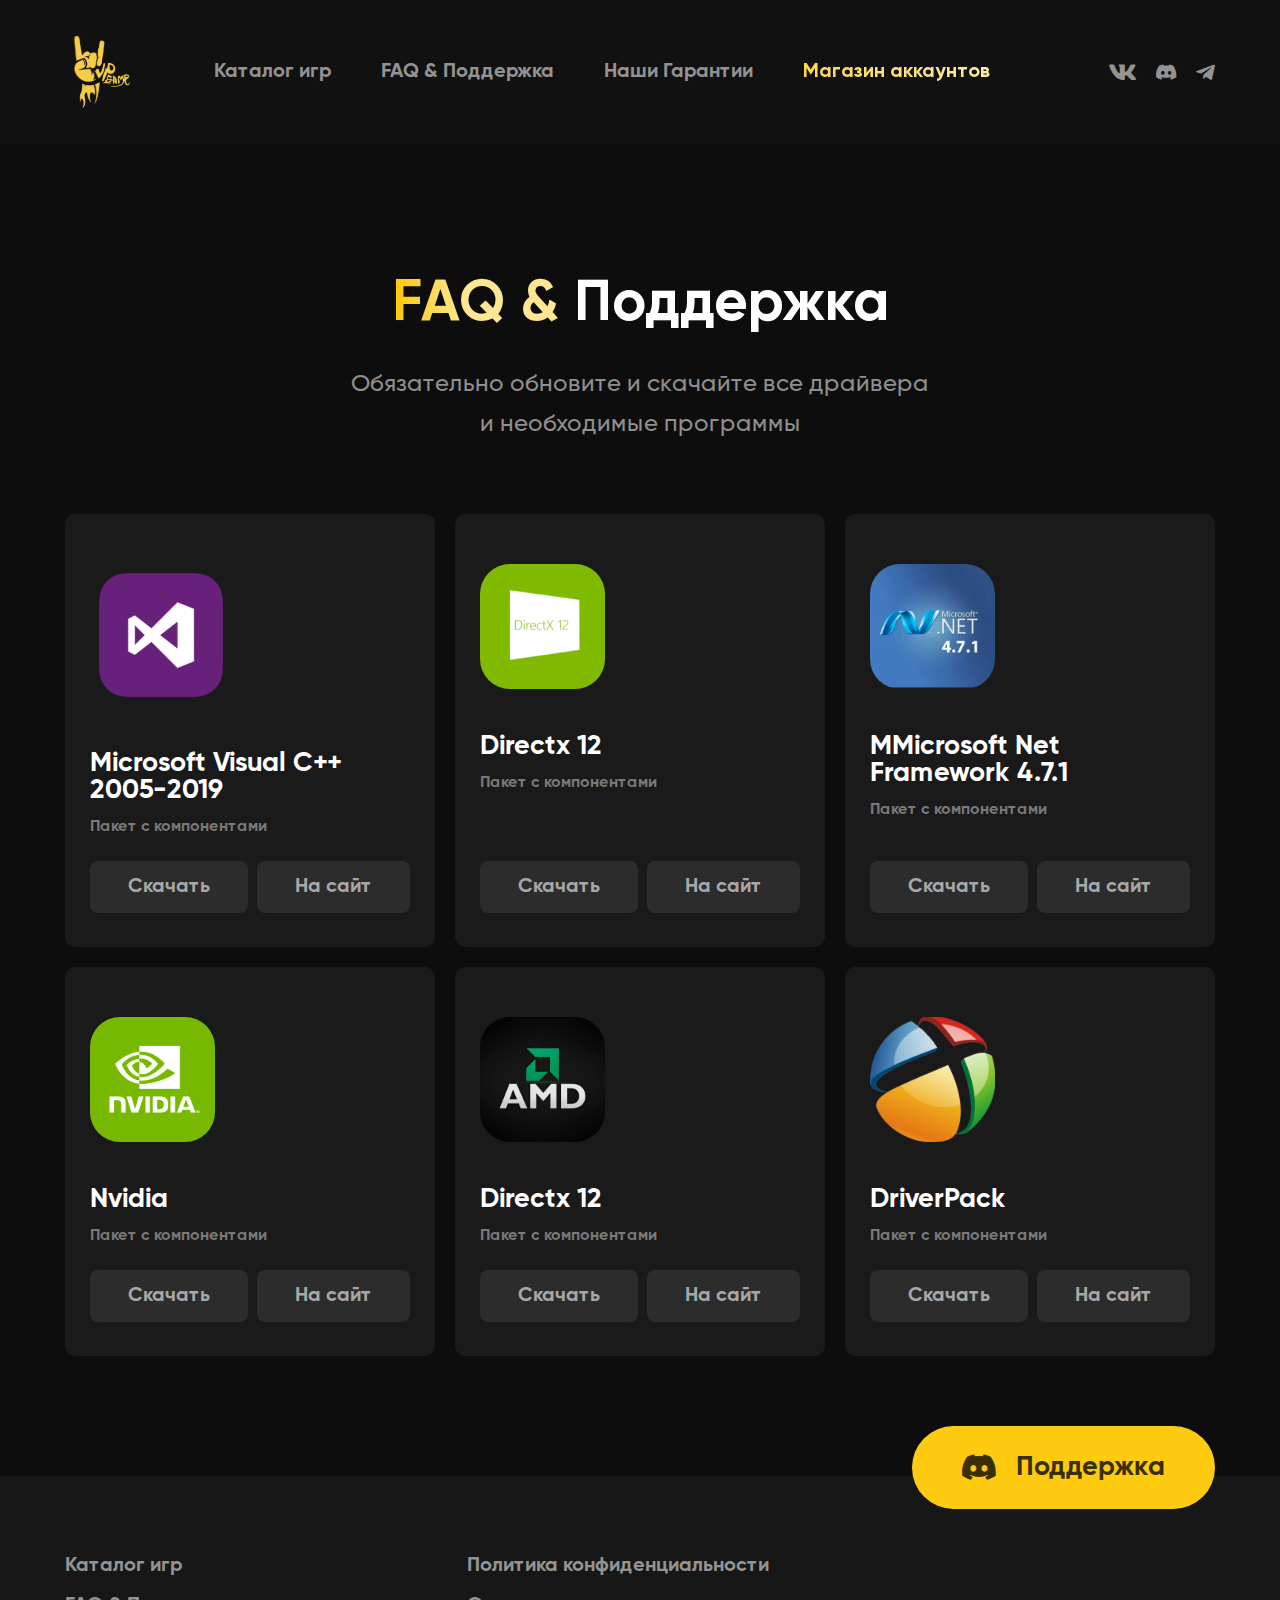
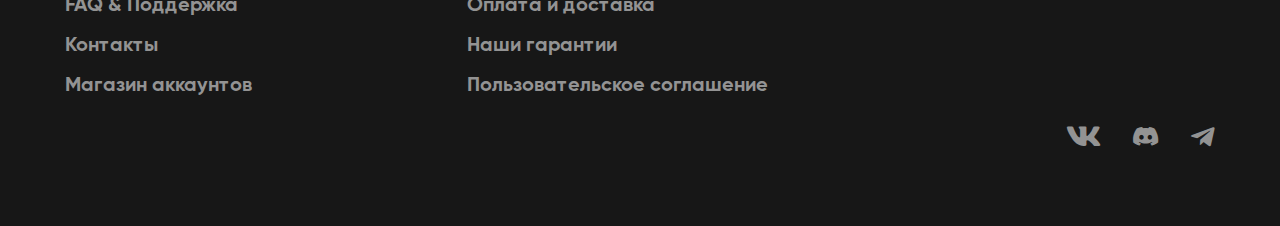
<file: faq.html>
<!DOCTYPE html>
<html lang="ru">

<head>
	<title>Главная</title>
	<meta charset="UTF-8">
	<meta name="format-detection" content="telephone=no">
	<!-- <style>body{opacity: 0;}</style> -->
	<link rel="stylesheet" href="css/style.min.css?_v=20220926130516">
	<link rel="shortcut icon" href="favicon.ico">
	<!-- <meta name="robots" content="noindex, nofollow"> -->
	<meta name="viewport" content="width=device-width, initial-scale=1.0">
</head>

<body>
	<div class="wrapper">
		<header class="header">
			<div class="header__container">
				<div class="header__body">
					<div class="header__left">
						<div class="header__logo">
							<a href="#"><img src="img/base/logo.svg" alt="Logo"></a>
						</div>
						<div class="header__menu menu">
							<button type="button" class="menu__icon icon-menu"><span></span></button>
							<nav class="menu__body">
								<ul class="menu__list">
									<li class="menu__item"><a href="/cheatcode/catalog.html" class="menu__link">Каталог игр</a>
									</li>
									<li class="menu__item"><a href="#" class="menu__link">FAQ & Поддержка</a></li>
									<li class="menu__item"><a href="#" class="menu__link">Наши Гарантии</a></li>
									<li class="menu__item"><a href="#" class="menu__link gold">Магазин аккаунтов</a></li>
								</ul>
							</nav>
						</div>
					</div>
					<div class="header__social">
						<a href="#" class="icon-vk"></a>
						<a href="#" class="icon-discord"></a>
						<a href="#" class="icon-telegram"></a>
					</div>
				</div>
			</div>
		</header>
		<main class="page">
			<section class="faq">
				<div class="faq__container">
					<div class="faq__body">
						<div class="faq__title">
							<h1><span class="gold-label">FAQ &</span> Поддержка</h1>
						</div>
						<div class="faq__descr">
							<p>Обязательно обновите и скачайте все драйвера и необходимые программы</p>
						</div>
						<div class="faq__grid">
							<div class="grid-faq__body">
								<div class="grid-faq__item">
									<div class="item-faq__body">
										<div class="item-faq__icon">
											<img src="img/faq/vsc.svg" alt="Visual C++">
										</div>
										<div class="item-faq__label">
											<h2>Microsoft Visual C++ 2005-2019</h2>
										</div>
										<div class="item-faq__descr">
											<p>Пакет с компонентами</p>
										</div>
										<div class="item-faq__btns">
											<a href="#" class="item-faq__btn">Скачать</a><a href="#" class="item-faq__btn">На
												сайт</a>
										</div>
									</div>
								</div>
								<div class="grid-faq__item">
									<div class="item-faq__body">
										<div class="item-faq__icon">
											<img src="img/faq/directix.svg" alt="Directx 12">
										</div>
										<div class="item-faq__label">
											<h2>Directx 12</h2>
										</div>
										<div class="item-faq__descr">
											<p>Пакет с компонентами</p>
										</div>
										<div class="item-faq__btns">
											<a href="#" class="item-faq__btn">Скачать</a><a href="#" class="item-faq__btn">На
												сайт</a>
										</div>
									</div>
								</div>
								<div class="grid-faq__item">
									<div class="item-faq__body">
										<div class="item-faq__icon">
											<img src="img/faq/mnf.svg" alt="Microsoft Net Framework 4.7.1">
										</div>
										<div class="item-faq__label">
											<h2>MMicrosoft Net Framework 4.7.1</h2>
										</div>
										<div class="item-faq__descr">
											<p>Пакет с компонентами</p>
										</div>
										<div class="item-faq__btns">
											<a href="#" class="item-faq__btn">Скачать</a><a href="#" class="item-faq__btn">На
												сайт</a>
										</div>
									</div>
								</div>
								<div class="grid-faq__item">
									<div class="item-faq__body">
										<div class="item-faq__icon">
											<img src="img/faq/nvidia.svg" alt="Nvidia">
										</div>
										<div class="item-faq__label">
											<h2>Nvidia</h2>
										</div>
										<div class="item-faq__descr">
											<p>Пакет с компонентами</p>
										</div>
										<div class="item-faq__btns">
											<a href="#" class="item-faq__btn">Скачать</a><a href="#" class="item-faq__btn">На
												сайт</a>
										</div>
									</div>
								</div>
								<div class="grid-faq__item">
									<div class="item-faq__body">
										<div class="item-faq__icon">
											<img src="img/faq/dir.svg" alt="Visual C++">
										</div>
										<div class="item-faq__label">
											<h2>Directx 12</h2>
										</div>
										<div class="item-faq__descr">
											<p>Пакет с компонентами</p>
										</div>
										<div class="item-faq__btns">
											<a href="#" class="item-faq__btn">Скачать</a><a href="#" class="item-faq__btn">На
												сайт</a>
										</div>
									</div>
								</div>
								<div class="grid-faq__item">
									<div class="item-faq__body">
										<div class="item-faq__icon">
											<img src="img/faq/driverpack.svg" alt="DriverPack">
										</div>
										<div class="item-faq__label">
											<h2>DriverPack</h2>
										</div>
										<div class="item-faq__descr">
											<p>Пакет с компонентами</p>
										</div>
										<div class="item-faq__btns">
											<a href="#" class="item-faq__btn">Скачать</a><a href="#" class="item-faq__btn">На
												сайт</a>
										</div>
									</div>
								</div>
							</div>
						</div>
					</div>
				</div>
			</section>
		</main>
		<footer class="footer">
			<div class="footer__container">
				<div class="footer__body">
					<div class="footer__support">
						<a href="#" class="footer__support-btn">
							<div class="icon-discord"></div> Поддержка
						</a>
					</div>
					<div class="footer__block">
						<div class="block-footer__body">
							<div class="block-footer__left-col">
								<div class="left-col-footer__body">
									<ul class="left-col-footer__list footer__list">
										<li class="left-col-footer__item footer__item"><a href="#" class="left-col-footer__link footer__link">Каталог игр</a></li>
										<li class="left-col-footer__item footer__item"><a href="#" class="left-col-footer__link footer__link">FAQ & Поддержка</a></li>
										<li class="left-col-footer__item footer__item"><a href="#" class="left-col-footer__link footer__link">Контакты</a></li>
										<li class="left-col-footer__item footer__item"><a href="#" class="left-col-footer__link footer__link">Магазин аккаунтов</a></li>
									</ul>
								</div>
							</div>
							<div class="block-footer__right-col">
								<div class="right-col-footer__body">
									<ul class="right-col-footer__list footer__list">
										<li class="right-col-footer__item footer__item"><a href="#" class="right-col-footer__link footer__link">Политика конфиденциальности</a></li>
										<li class="right-col-footer__item footer__item"><a href="#" class="right-col-footer__link footer__link">Оплата и доставка</a></li>
										<li class="right-col-footer__item footer__item"><a href="#" class="right-col-footer__link footer__link">Наши гарантии</a></li>
										<li class="right-col-footer__item footer__item"><a href="#" class="right-col-footer__link footer__link">Пользовательское соглашение</a></li>
									</ul>
								</div>
							</div>
						</div>
					</div>
					<div class="footer__social">
						<a href="#" class="icon-vk"></a>
						<a href="#" class="icon-discord"></a>
						<a href="#" class="icon-telegram"></a>
					</div>
				</div>
			</div>
		</footer>
	</div>
	<script src="js/app.min.js?_v=20220926130516"></script>
</body>

</html>
</file>
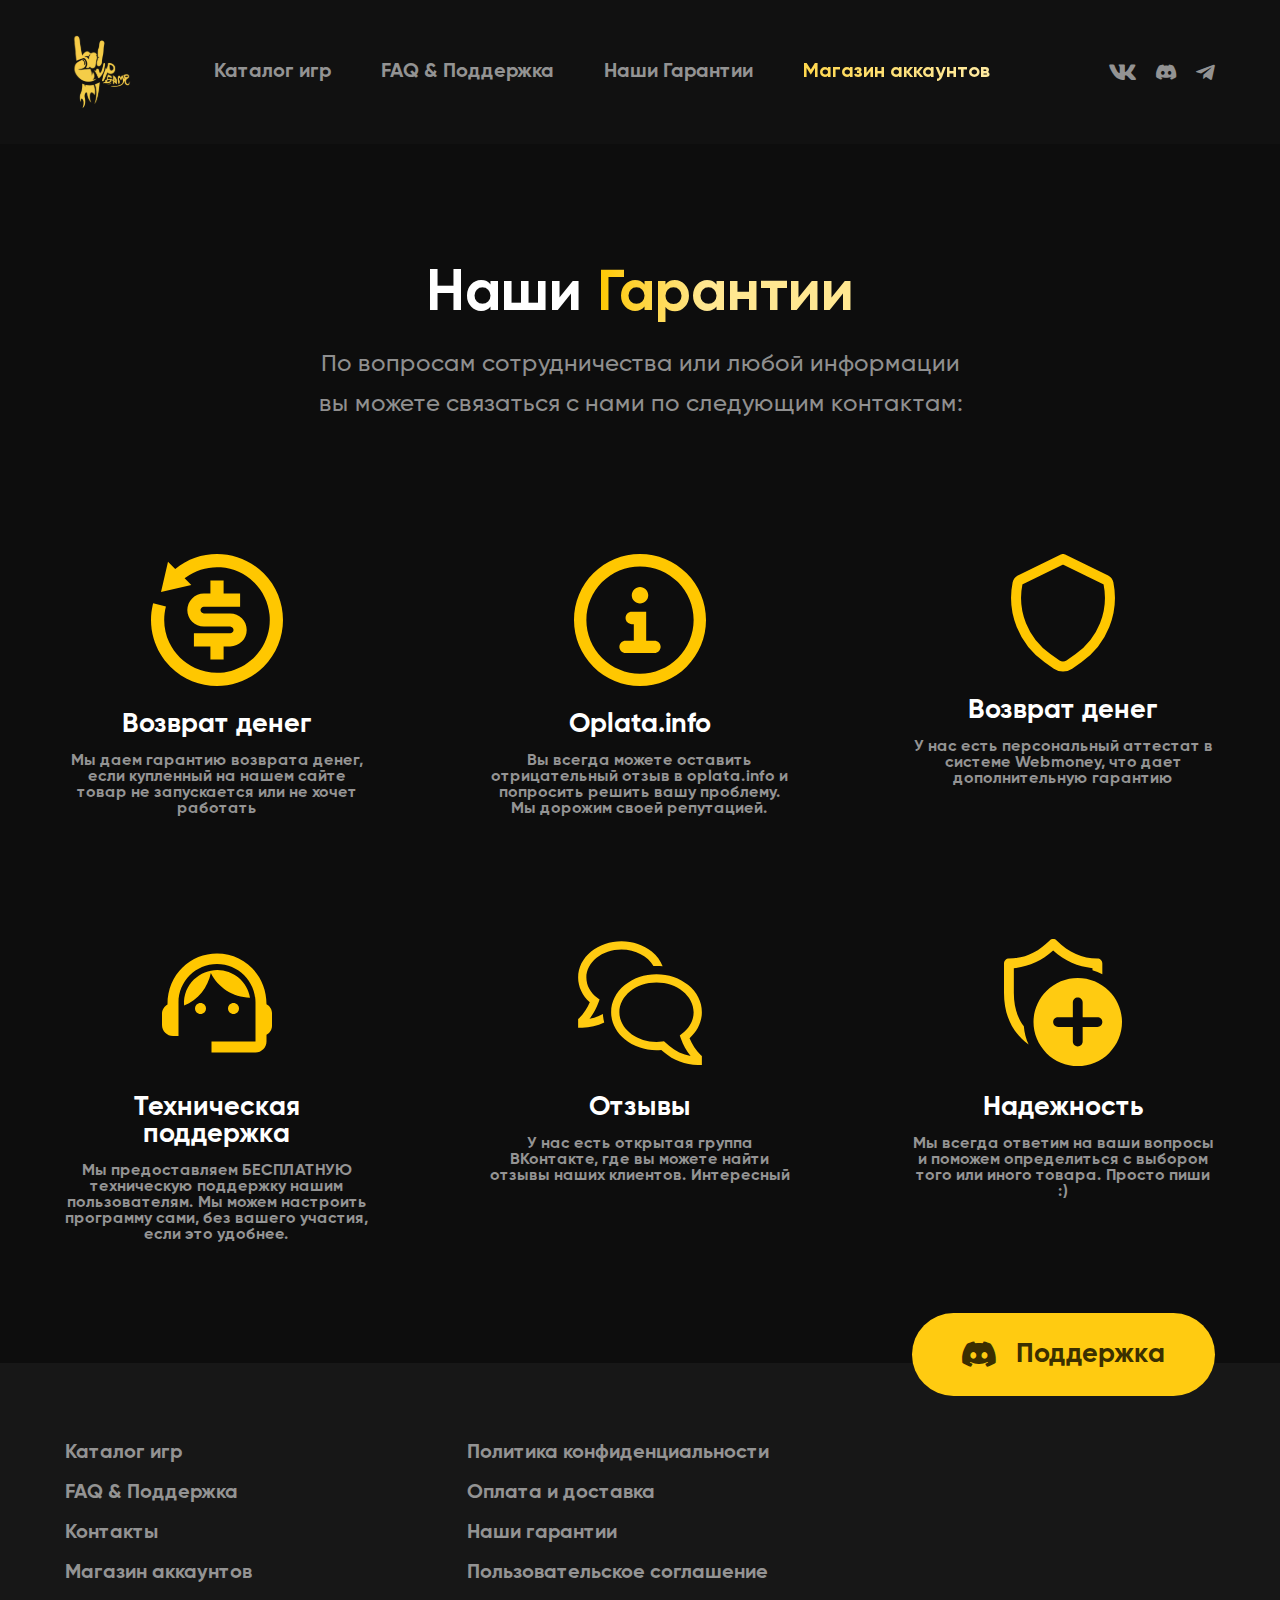
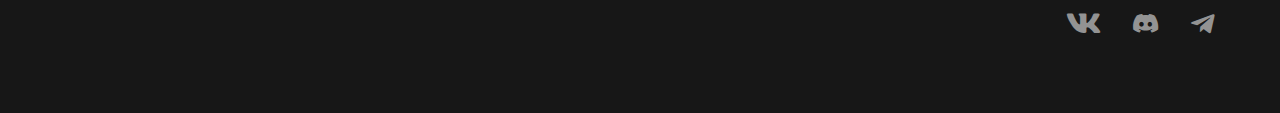
<file: guarantee.html>
<!DOCTYPE html>
<html lang="ru">

<head>
	<title>Главная</title>
	<meta charset="UTF-8">
	<meta name="format-detection" content="telephone=no">
	<!-- <style>body{opacity: 0;}</style> -->
	<link rel="stylesheet" href="css/style.min.css?_v=20220926130516">
	<link rel="shortcut icon" href="favicon.ico">
	<!-- <meta name="robots" content="noindex, nofollow"> -->
	<meta name="viewport" content="width=device-width, initial-scale=1.0">
</head>

<body>
	<div class="wrapper">
		<header class="header">
			<div class="header__container">
				<div class="header__body">
					<div class="header__left">
						<div class="header__logo">
							<a href="#"><img src="img/base/logo.svg" alt="Logo"></a>
						</div>
						<div class="header__menu menu">
							<button type="button" class="menu__icon icon-menu"><span></span></button>
							<nav class="menu__body">
								<ul class="menu__list">
									<li class="menu__item"><a href="/cheatcode/catalog.html" class="menu__link">Каталог игр</a>
									</li>
									<li class="menu__item"><a href="#" class="menu__link">FAQ & Поддержка</a></li>
									<li class="menu__item"><a href="#" class="menu__link">Наши Гарантии</a></li>
									<li class="menu__item"><a href="#" class="menu__link gold">Магазин аккаунтов</a></li>
								</ul>
							</nav>
						</div>
					</div>
					<div class="header__social">
						<a href="#" class="icon-vk"></a>
						<a href="#" class="icon-discord"></a>
						<a href="#" class="icon-telegram"></a>
					</div>
				</div>
			</div>
		</header>
		<main class="page">
			<section class="guarantee">
				<div class="guarantee__container">
					<div class="guarantee__body">
						<div class="guarantee__title">
							<h1>Наши <span class="gold-label">Гарантии</span></h1>
						</div>
						<div class="guarantee__descr">
							<p>По вопросам сотрудничества или любой информации вы можете связаться с нами по следующим контактам:
							</p>
						</div>
						<div class="guarantee__grid">
							<div class="grid-guarantee__body">
								<div class="grid-guarantee__item">
									<div class="item-guarantee__body">
										<div class="item-guarantee__icon">
											<img src="img/guarantee/moneyback.svg" alt="Back Money">
										</div>
										<div class="item-guarantee__label">
											<h2>Возврат денег</h2>
										</div>
										<div class="item-guarantee__descr">
											<p>Мы даем гарантию возврата денег, если купленный на нашем сайте товар не запускается
												или не хочет работать</p>
										</div>
									</div>
								</div>
								<div class="grid-guarantee__item">
									<div class="item-guarantee__body">
										<div class="item-guarantee__icon">
											<img src="img/guarantee/info.svg" alt="Oplata.info">
										</div>
										<div class="item-guarantee__label">
											<h2>Oplata.info</h2>
										</div>
										<div class="item-guarantee__descr">
											<p>Вы всегда можете оставить отрицательный отзыв в oplata.info и попросить решить вашу
												проблему. Мы дорожим своей репутацией.</p>
										</div>
									</div>
								</div>
								<div class="grid-guarantee__item">
									<div class="item-guarantee__body">
										<div class="item-guarantee__icon">
											<img src="img/guarantee/shield.svg" alt="Аттестат WebMoney">
										</div>
										<div class="item-guarantee__label">
											<h2>Возврат денег</h2>
										</div>
										<div class="item-guarantee__descr">
											<p>У нас есть персональный аттестат в системе Webmoney, что дает дополнительную гарантию
											</p>
										</div>
									</div>
								</div>
								<div class="grid-guarantee__item">
									<div class="item-guarantee__body">
										<div class="item-guarantee__icon">
											<img src="img/guarantee/support.svg" alt="Техническая поддержка">
										</div>
										<div class="item-guarantee__label">
											<h2>Техническая поддержка</h2>
										</div>
										<div class="item-guarantee__descr">
											<p>Мы предоставляем БЕСПЛАТНУЮ техническую поддержку нашим пользователям. Мы можем
												настроить программу сами, без вашего участия, если это удобнее.</p>
										</div>
									</div>
								</div>
								<div class="grid-guarantee__item">
									<div class="item-guarantee__body">
										<div class="item-guarantee__icon">
											<img src="img/guarantee/rate.svg" alt="Отзывы">
										</div>
										<div class="item-guarantee__label">
											<h2>Отзывы</h2>
										</div>
										<div class="item-guarantee__descr">
											<p>У нас есть открытая группа ВКонтакте, где вы можете найти отзывы наших клиентов.
												Интересный</p>
										</div>
									</div>
								</div>
								<div class="grid-guarantee__item">
									<div class="item-guarantee__body">
										<div class="item-guarantee__icon">
											<img src="img/guarantee/guarantee.svg" alt="Надежность">
										</div>
										<div class="item-guarantee__label">
											<h2>Надежность</h2>
										</div>
										<div class="item-guarantee__descr">
											<p>Мы всегда ответим на ваши вопросы и поможем определиться с выбором того или иного
												товара. Просто пиши :)</p>
										</div>
									</div>
								</div>
							</div>
						</div>
					</div>
				</div>
			</section>
		</main>
		<footer class="footer">
			<div class="footer__container">
				<div class="footer__body">
					<div class="footer__support">
						<a href="#" class="footer__support-btn">
							<div class="icon-discord"></div> Поддержка
						</a>
					</div>
					<div class="footer__block">
						<div class="block-footer__body">
							<div class="block-footer__left-col">
								<div class="left-col-footer__body">
									<ul class="left-col-footer__list footer__list">
										<li class="left-col-footer__item footer__item"><a href="#" class="left-col-footer__link footer__link">Каталог игр</a></li>
										<li class="left-col-footer__item footer__item"><a href="#" class="left-col-footer__link footer__link">FAQ & Поддержка</a></li>
										<li class="left-col-footer__item footer__item"><a href="#" class="left-col-footer__link footer__link">Контакты</a></li>
										<li class="left-col-footer__item footer__item"><a href="#" class="left-col-footer__link footer__link">Магазин аккаунтов</a></li>
									</ul>
								</div>
							</div>
							<div class="block-footer__right-col">
								<div class="right-col-footer__body">
									<ul class="right-col-footer__list footer__list">
										<li class="right-col-footer__item footer__item"><a href="#" class="right-col-footer__link footer__link">Политика конфиденциальности</a></li>
										<li class="right-col-footer__item footer__item"><a href="#" class="right-col-footer__link footer__link">Оплата и доставка</a></li>
										<li class="right-col-footer__item footer__item"><a href="#" class="right-col-footer__link footer__link">Наши гарантии</a></li>
										<li class="right-col-footer__item footer__item"><a href="#" class="right-col-footer__link footer__link">Пользовательское соглашение</a></li>
									</ul>
								</div>
							</div>
						</div>
					</div>
					<div class="footer__social">
						<a href="#" class="icon-vk"></a>
						<a href="#" class="icon-discord"></a>
						<a href="#" class="icon-telegram"></a>
					</div>
				</div>
			</div>
		</footer>
	</div>
	<script src="js/app.min.js?_v=20220926130516"></script>
</body>

</html>
</file>
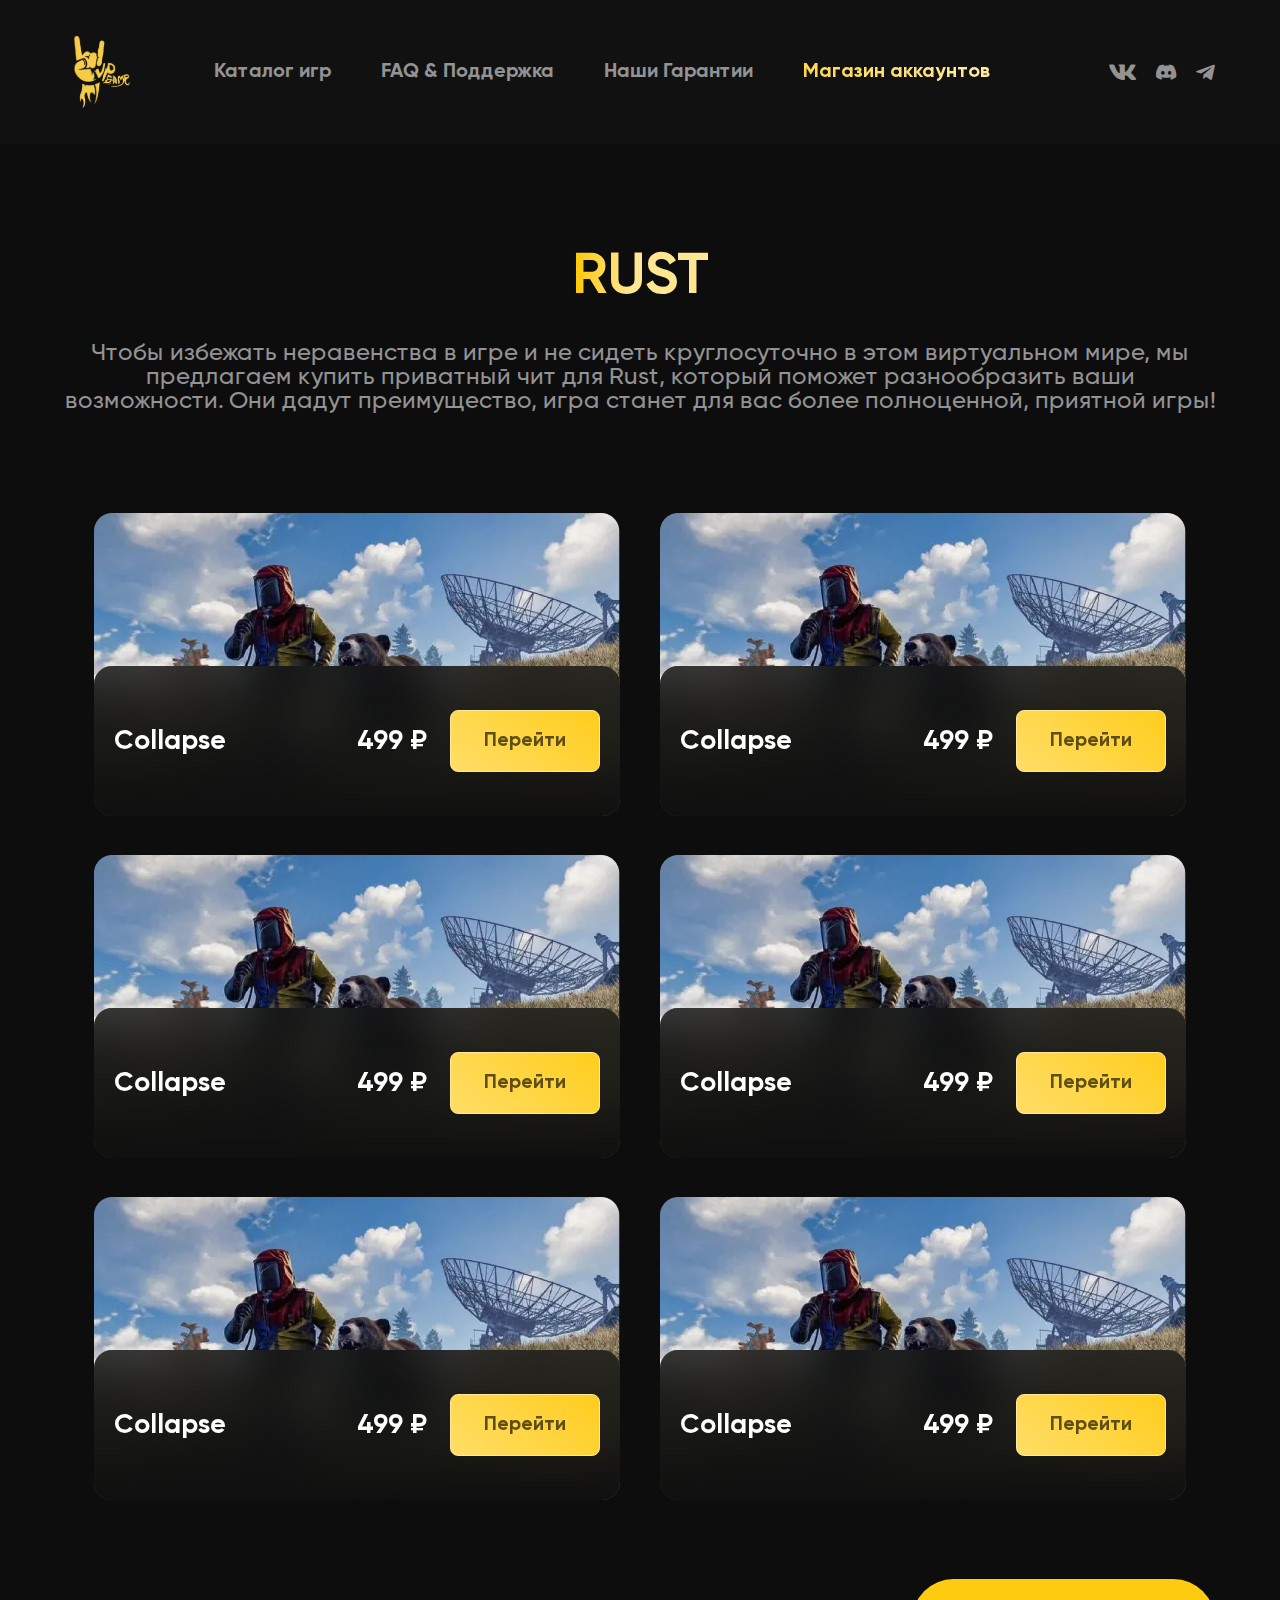
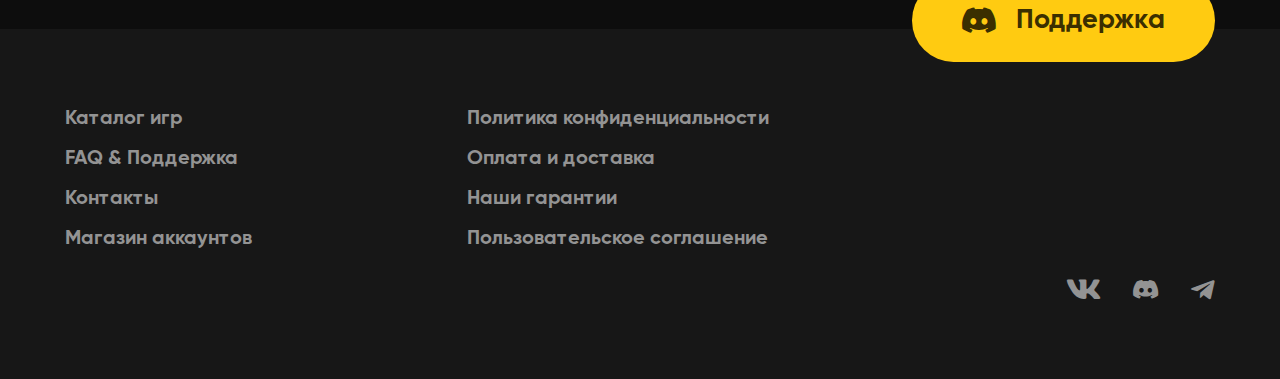
<file: rust.html>
<!DOCTYPE html>
<html lang="ru">

<head>
	<title>Главная</title>
	<meta charset="UTF-8">
	<meta name="format-detection" content="telephone=no">
	<!-- <style>body{opacity: 0;}</style> -->
	<link rel="stylesheet" href="css/style.min.css?_v=20220926130516">
	<link rel="shortcut icon" href="favicon.ico">
	<!-- <meta name="robots" content="noindex, nofollow"> -->
	<meta name="viewport" content="width=device-width, initial-scale=1.0">
</head>

<body>
	<div class="wrapper">
		<header class="header">
			<div class="header__container">
				<div class="header__body">
					<div class="header__left">
						<div class="header__logo">
							<a href="#"><img src="img/base/logo.svg" alt="Logo"></a>
						</div>
						<div class="header__menu menu">
							<button type="button" class="menu__icon icon-menu"><span></span></button>
							<nav class="menu__body">
								<ul class="menu__list">
									<li class="menu__item"><a href="/cheatcode/catalog.html" class="menu__link">Каталог игр</a>
									</li>
									<li class="menu__item"><a href="#" class="menu__link">FAQ & Поддержка</a></li>
									<li class="menu__item"><a href="#" class="menu__link">Наши Гарантии</a></li>
									<li class="menu__item"><a href="#" class="menu__link gold">Магазин аккаунтов</a></li>
								</ul>
							</nav>
						</div>
					</div>
					<div class="header__social">
						<a href="#" class="icon-vk"></a>
						<a href="#" class="icon-discord"></a>
						<a href="#" class="icon-telegram"></a>
					</div>
				</div>
			</div>
		</header>
		<main class="page">
			<section class="catalog-items">
				<div class="catalog-items__container">
					<div class="catalog-items__body">
						<div class="catalog-items__title">
							<h1><span class="gold-label">RUST</span></h1>
						</div>
						<div class="catalog-items__descr">
							<p>Чтобы избежать неравенства в игре и не сидеть круглосуточно в этом виртуальном мире, мы предлагаем
								купить приватный чит для Rust, который поможет разнообразить ваши возможности. Они дадут
								преимущество, игра станет для вас более полноценной, приятной игры!</p>
						</div>
						<div class="catalog-items__grid">
							<div class="grid-catalog-items__body">
								<div class="grid-catalog-items__item">
									<div class="item-catalog-items__body">
										<picture><source srcset="img/catalog-items/rust.webp" type="image/webp"><img src="img/catalog-items/rust.png" alt="Rust"></picture>
										<div class="item-catalog-items__block">
											<div class="block-catalog-items__body">
												<div class="block-catalog-items__label">
													<h2>Collapse</h2>
												</div>
												<div class="block-catalog-items__btn-block">
													<div class="block-catalog-items__price">
														<p>499 ₽</p>
													</div>
													<a href="#" class="block-catalog-items__btn">Перейти</a>
												</div>
											</div>
										</div>
									</div>
								</div>
								<div class="grid-catalog-items__item">
									<div class="item-catalog-items__body">
										<picture><source srcset="img/catalog-items/rust.webp" type="image/webp"><img src="img/catalog-items/rust.png" alt="Rust"></picture>
										<div class="item-catalog-items__block">
											<div class="block-catalog-items__body">
												<div class="block-catalog-items__label">
													<h2>Collapse</h2>
												</div>
												<div class="block-catalog-items__btn-block">
													<div class="block-catalog-items__price">
														<p>499 ₽</p>
													</div>
													<a href="#" class="block-catalog-items__btn">Перейти</a>
												</div>
											</div>
										</div>
									</div>
								</div>
								<div class="grid-catalog-items__item">
									<div class="item-catalog-items__body">
										<picture><source srcset="img/catalog-items/rust.webp" type="image/webp"><img src="img/catalog-items/rust.png" alt="Rust"></picture>
										<div class="item-catalog-items__block">
											<div class="block-catalog-items__body">
												<div class="block-catalog-items__label">
													<h2>Collapse</h2>
												</div>
												<div class="block-catalog-items__btn-block">
													<div class="block-catalog-items__price">
														<p>499 ₽</p>
													</div>
													<a href="#" class="block-catalog-items__btn">Перейти</a>
												</div>
											</div>
										</div>
									</div>
								</div>
								<div class="grid-catalog-items__item">
									<div class="item-catalog-items__body">
										<picture><source srcset="img/catalog-items/rust.webp" type="image/webp"><img src="img/catalog-items/rust.png" alt="Rust"></picture>
										<div class="item-catalog-items__block">
											<div class="block-catalog-items__body">
												<div class="block-catalog-items__label">
													<h2>Collapse</h2>
												</div>
												<div class="block-catalog-items__btn-block">
													<div class="block-catalog-items__price">
														<p>499 ₽</p>
													</div>
													<a href="#" class="block-catalog-items__btn">Перейти</a>
												</div>
											</div>
										</div>
									</div>
								</div>
								<div class="grid-catalog-items__item">
									<div class="item-catalog-items__body">
										<picture><source srcset="img/catalog-items/rust.webp" type="image/webp"><img src="img/catalog-items/rust.png" alt="Rust"></picture>
										<div class="item-catalog-items__block">
											<div class="block-catalog-items__body">
												<div class="block-catalog-items__label">
													<h2>Collapse</h2>
												</div>
												<div class="block-catalog-items__btn-block">
													<div class="block-catalog-items__price">
														<p>499 ₽</p>
													</div>
													<a href="#" class="block-catalog-items__btn">Перейти</a>
												</div>
											</div>
										</div>
									</div>
								</div>
								<div class="grid-catalog-items__item">
									<div class="item-catalog-items__body">
										<picture><source srcset="img/catalog-items/rust.webp" type="image/webp"><img src="img/catalog-items/rust.png" alt="Rust"></picture>
										<div class="item-catalog-items__block">
											<div class="block-catalog-items__body">
												<div class="block-catalog-items__label">
													<h2>Collapse</h2>
												</div>
												<div class="block-catalog-items__btn-block">
													<div class="block-catalog-items__price">
														<p>499 ₽</p>
													</div>
													<a href="#" class="block-catalog-items__btn">Перейти</a>
												</div>
											</div>
										</div>
									</div>
								</div>
							</div>
						</div>
					</div>
				</div>
			</section>
		</main>
		<footer class="footer">
			<div class="footer__container">
				<div class="footer__body">
					<div class="footer__support">
						<a href="#" class="footer__support-btn">
							<div class="icon-discord"></div> Поддержка
						</a>
					</div>
					<div class="footer__block">
						<div class="block-footer__body">
							<div class="block-footer__left-col">
								<div class="left-col-footer__body">
									<ul class="left-col-footer__list footer__list">
										<li class="left-col-footer__item footer__item"><a href="#" class="left-col-footer__link footer__link">Каталог игр</a></li>
										<li class="left-col-footer__item footer__item"><a href="#" class="left-col-footer__link footer__link">FAQ & Поддержка</a></li>
										<li class="left-col-footer__item footer__item"><a href="#" class="left-col-footer__link footer__link">Контакты</a></li>
										<li class="left-col-footer__item footer__item"><a href="#" class="left-col-footer__link footer__link">Магазин аккаунтов</a></li>
									</ul>
								</div>
							</div>
							<div class="block-footer__right-col">
								<div class="right-col-footer__body">
									<ul class="right-col-footer__list footer__list">
										<li class="right-col-footer__item footer__item"><a href="#" class="right-col-footer__link footer__link">Политика конфиденциальности</a></li>
										<li class="right-col-footer__item footer__item"><a href="#" class="right-col-footer__link footer__link">Оплата и доставка</a></li>
										<li class="right-col-footer__item footer__item"><a href="#" class="right-col-footer__link footer__link">Наши гарантии</a></li>
										<li class="right-col-footer__item footer__item"><a href="#" class="right-col-footer__link footer__link">Пользовательское соглашение</a></li>
									</ul>
								</div>
							</div>
						</div>
					</div>
					<div class="footer__social">
						<a href="#" class="icon-vk"></a>
						<a href="#" class="icon-discord"></a>
						<a href="#" class="icon-telegram"></a>
					</div>
				</div>
			</div>
		</footer>
	</div>
	<script src="js/app.min.js?_v=20220926130516"></script>
</body>

</html>
</file>
<file: css/style.min.css>
@charset "UTF-8";@font-face{font-family:Gilroy;font-display:swap;src:url(../fonts/Gilroy-Medium.woff2) format("woff2"),url(../fonts/Gilroy-Medium.woff) format("woff");font-weight:500;font-style:normal}@font-face{font-family:Gilroy;font-display:swap;src:url(../fonts/Gilroy-Bold.woff2) format("woff2"),url(../fonts/Gilroy-Bold.woff) format("woff");font-weight:700;font-style:normal}@font-face{font-family:icons;font-display:swap;src:url(../fonts/icons.woff2) format("woff2"),url(../fonts/icons.woff) format("woff");font-weight:400;font-style:normal}[class*=icon-]:before{font-family:icons;font-style:normal;font-weight:400;font-variant:normal;text-transform:none;line-height:1;-webkit-font-smoothing:antialiased;-moz-osx-font-smoothing:grayscale}[class*=icon-]:before{display:block}.icon-search:before{content:"\e903"}.icon-vk:before{content:"\e900"}.icon-discord:before{content:"\e901"}.icon-telegram:before{content:"\e902"}*{padding:0;margin:0;border:0}*,:after,:before{-webkit-box-sizing:border-box;box-sizing:border-box}body,html{height:100%;min-width:320px}body{color:#939393;line-height:1;font-family:Gilroy;font-size:1.25rem;-ms-text-size-adjust:100%;-moz-text-size-adjust:100%;-webkit-text-size-adjust:100%;-webkit-font-smoothing:antialiased;-moz-osx-font-smoothing:grayscale}button,input,textarea{font-family:Gilroy;font-size:inherit}button{cursor:pointer;color:inherit;background-color:inherit}a{color:inherit}a:link,a:visited{text-decoration:none}a:hover{text-decoration:none}ul li{list-style:none}img{vertical-align:top}h1,h2,h3,h4,h5,h6{font-weight:inherit;font-size:inherit}body{background:#0d0d0d;font-weight:700}.lock body{overflow:hidden;-ms-touch-action:none;touch-action:none;-ms-scroll-chaining:none;overscroll-behavior:none}.wrapper{min-height:100%;display:-webkit-box;display:-ms-flexbox;display:flex;-webkit-box-orient:vertical;-webkit-box-direction:normal;-ms-flex-direction:column;flex-direction:column}.wrapper>main{-webkit-box-flex:1;-ms-flex:1 1 auto;flex:1 1 auto}.wrapper>*{min-width:0}[class*=__container]{margin:0 auto;max-width:103.75rem;-webkit-box-sizing:content-box;box-sizing:content-box}[class*=-ibg]{position:relative}[class*=-ibg] img{position:absolute;width:100%;height:100%;top:0;left:0;-o-object-fit:cover;object-fit:cover}[class*=-ibg_contain] img{-o-object-fit:contain;object-fit:contain}.gold{background:-o-linear-gradient(.23deg,#ffd646 -8.23%,#ffeaa0 95.87%);background:linear-gradient(89.77deg,#ffd646 -8.23%,#ffeaa0 95.87%);-webkit-background-clip:text;-webkit-text-fill-color:transparent;background-clip:text;-webkit-transition:all .5s cubic-bezier(.2,.17,0,.74) 0s;-o-transition:all .5s cubic-bezier(.2,.17,0,.74) 0s;transition:all .5s cubic-bezier(.2,.17,0,.74) 0s;will-change:contents}.gold:hover{-webkit-filter:contrast(1.2);filter:contrast(1.2)}.yellow-btn{background:-o-linear-gradient(50.03deg,#ffe073 -14.96%,#ffc700 137.97%);background:linear-gradient(39.97deg,#ffe073 -14.96%,#ffc700 137.97%);border:1.50217px solid #ffe99d;border-radius:7.51087px;color:#5f4e11;padding:1.4375rem 2.75rem;-webkit-transition:all .5s cubic-bezier(.2,.17,0,.74) 0s;-o-transition:all .5s cubic-bezier(.2,.17,0,.74) 0s;transition:all .5s cubic-bezier(.2,.17,0,.74) 0s}.yellow-btn:hover{-webkit-filter:contrast(1.2);filter:contrast(1.2)}.gray-btn{padding:1.4375rem 2.75rem;background:#1e1e1e;border:.751087px solid #8e8e8e;border-radius:7.51087px;color:#999;-webkit-transition:all .5s cubic-bezier(.2,.17,0,.74) 0s;-o-transition:all .5s cubic-bezier(.2,.17,0,.74) 0s;transition:all .5s cubic-bezier(.2,.17,0,.74) 0s}.gray-btn:hover{-webkit-filter:contrast(.8);filter:contrast(.8)}.gold-label{background:-webkit-gradient(linear,left top,right top,from(#ffc700),color-stop(41.69%,#ffe791));background:-o-linear-gradient(left,#ffc700 0,#ffe791 41.69%);background:linear-gradient(90deg,#ffc700 0,#ffe791 41.69%);-webkit-background-clip:text;-webkit-text-fill-color:transparent;background-clip:text}.sidebar{position:sticky;position:-webkit-sticky;top:50px;-ms-flex-item-align:start;align-self:flex-start}.sidebar__body{position:relative;padding:4.0625rem 5.5rem;border-radius:22.754px;z-index:3;max-width:659px}.sidebar__background{position:absolute;top:0;left:0;width:100%;height:100%;background:-webkit-gradient(linear,left bottom,left top,color-stop(.02%,#101010),color-stop(306.61%,rgba(16,16,16,.07)));background:-o-linear-gradient(bottom,#101010 .02%,rgba(16,16,16,.07) 306.61%);background:linear-gradient(0deg,#101010 .02%,rgba(16,16,16,.07) 306.61%);-webkit-backdrop-filter:blur(26.5464px);backdrop-filter:blur(26.5464px);border-radius:22.754px;z-index:-1}.sidebar__title{margin-bottom:2.5rem}.sidebar__title h3{width:-webkit-min-content;width:-moz-min-content;width:min-content;font-size:3.125rem;color:#fff}.sidebar__choise{width:471px;font-size:1.5625rem;color:#fff;margin-bottom:4.25rem;max-width:-webkit-fit-content;max-width:-moz-fit-content;max-width:fit-content}.sidebar__button{margin-bottom:3.75rem}.sidebar__btn{right:0;left:0;width:100%;padding:2rem 0;display:-webkit-box;display:-ms-flexbox;display:flex;-webkit-box-pack:center;-ms-flex-pack:center;justify-content:center;text-align:center;background:-o-linear-gradient(50.03deg,#ffe073 -14.96%,#ffc700 137.97%);background:linear-gradient(39.97deg,#ffe073 -14.96%,#ffc700 137.97%);border-radius:10.8353px;-webkit-box-align:center;-ms-flex-align:center;align-items:center;color:#1f1f1f;font-size:1.625rem;-webkit-transition:all .5s cubic-bezier(.2,.17,0,.74) 0s;-o-transition:all .5s cubic-bezier(.2,.17,0,.74) 0s;transition:all .5s cubic-bezier(.2,.17,0,.74) 0s}.sidebar__btn:hover{-webkit-filter:contrast(1.2);filter:contrast(1.2)}.sidebar__agree{display:-webkit-box;display:-ms-flexbox;display:flex;font-size:1.625rem;color:#fff;-webkit-box-align:start;-ms-flex-align:start;align-items:flex-start}.sidebar__agree input{margin-right:1.375rem}.list-sidebar__body{margin-bottom:4.375rem}.list-sidebar__item:not(:last-child){margin-bottom:1.125rem}.list-sidebar-item__body{border:1.25313px solid #626262;-webkit-backdrop-filter:blur(26.5464px);backdrop-filter:blur(26.5464px);border-radius:18px;display:-webkit-box;display:-ms-flexbox;display:flex;-webkit-box-pack:justify;-ms-flex-pack:justify;justify-content:space-between;-webkit-box-align:center;-ms-flex-align:center;align-items:center;padding:2.1875rem 2rem}.list-sidebar-item__block{display:-webkit-box;display:-ms-flexbox;display:flex;-webkit-box-align:center;-ms-flex-align:center;align-items:center;color:#fff;font-size:1.5625rem}.list-sidebar-item__price{font-size:1.5625rem;color:#fff}input[type=checkbox]{visibility:hidden}.roundedOne{width:25px;height:25px;border:1px solid #fff;margin:20px auto;border-radius:50%;position:relative;margin-right:1.25rem}.roundedOne label{cursor:pointer;position:absolute;width:20px;height:20px;border-radius:50px;left:50%;top:50%;-webkit-transform:translateX(-50%) translateY(-50%);-ms-transform:translateX(-50%) translateY(-50%);transform:translateX(-50%) translateY(-50%);background-color:transparent}.roundedOne label:after{opacity:0;content:"";position:absolute;width:16px;height:16px;background:#fff;border-radius:50px;top:2px;left:2px;-webkit-box-shadow:inset 0 1px 1px #fff,0 1px 3px rgba(0,0,0,.5);box-shadow:inset 0 1px 1px #fff,0 1px 3px rgba(0,0,0,.5)}.roundedOne label:hover::after{opacity:.3}.roundedOne input[type=checkbox]:checked+label:after{opacity:1}.squaredFour{width:20px;position:relative;margin-right:1.25rem}.squaredFour label{cursor:pointer;position:absolute;width:28px;height:28px;top:0;border-radius:5px;-webkit-box-shadow:inset 0 1px 1px #fff,0 1px 3px rgba(0,0,0,.5);box-shadow:inset 0 1px 1px #fff,0 1px 3px rgba(0,0,0,.5);background:#ffdb59}.squaredFour label:after{opacity:0;content:"";position:absolute;width:18px;height:10px;background:0 0;top:7px;left:5px;border:3px solid #333;border-top:none;border-right:none;-webkit-transform:rotate(-45deg);-ms-transform:rotate(-45deg);transform:rotate(-45deg)}.squaredFour label:hover::after{opacity:.5}.squaredFour input[type=checkbox]:checked+label:after{opacity:1}.header{background:#111}.header__body{display:-webkit-box;display:-ms-flexbox;display:flex;-webkit-box-align:center;-ms-flex-align:center;align-items:center;-webkit-box-pack:justify;-ms-flex-pack:justify;justify-content:space-between;height:144px;position:relative}.header__left{display:-webkit-box;display:-ms-flexbox;display:flex;-webkit-box-align:center;-ms-flex-align:center;align-items:center}.header__logo{margin-right:4.6875rem;position:relative;z-index:5}.header__menu{position:relative}.header__social{display:-webkit-box;display:-ms-flexbox;display:flex;-webkit-box-align:center;-ms-flex-align:center;align-items:center}.header__social a:not(:last-child){margin-right:1.25rem}.header__social a{font-size:1rem;-webkit-transition:all .4s ease 0s;-o-transition:all .4s ease 0s;transition:all .4s ease 0s}.header__social a:hover{color:#fff}.menu__list{display:-webkit-box;display:-ms-flexbox;display:flex;-webkit-box-align:center;-ms-flex-align:center;align-items:center}.menu__item:not(:last-child){margin-right:3.125rem}.menu__link{-webkit-transition:all .4s ease 0s;-o-transition:all .4s ease 0s;transition:all .4s ease 0s}.menu__link:hover{color:#fff}.icon-menu{display:none}body.lock{overflow:hidden}.footer{background-color:#171717}.footer__body{display:-webkit-box;display:-ms-flexbox;display:flex;-webkit-box-pack:justify;-ms-flex-pack:justify;justify-content:space-between;padding:5rem 0;position:relative}.footer__block{display:-webkit-box;display:-ms-flexbox;display:flex}.footer__item:not(:last-child){margin-bottom:1.25rem}.footer__link{-webkit-transition:all .3s cubic-bezier(.55,.055,.675,.19) 0s;-o-transition:all .3s cubic-bezier(.55,.055,.675,.19) 0s;transition:all .3s cubic-bezier(.55,.055,.675,.19) 0s}.footer__link:hover{color:#fff}.footer__social{-ms-flex-item-align:end;align-self:flex-end;display:-webkit-box;display:-ms-flexbox;display:flex}.footer__social a:not(:last-child){margin-right:2.0625rem}.footer__social a{-webkit-transition:all .3s cubic-bezier(.55,.055,.675,.19) 0s;-o-transition:all .3s cubic-bezier(.55,.055,.675,.19) 0s;transition:all .3s cubic-bezier(.55,.055,.675,.19) 0s}.footer__social a:hover{color:#fff}.block-footer__body{display:-webkit-box;display:-ms-flexbox;display:flex}.block-footer__left-col{margin-right:13.4375rem}.footer__support{position:absolute;top:-50px;right:0}.footer__support-btn{display:-webkit-box;display:-ms-flexbox;display:flex;-webkit-box-align:center;-ms-flex-align:center;align-items:center;background:#ffcb11;border-radius:125px;padding:1.75rem 3.125rem;font-size:1.6875rem;color:#3b2f00;-webkit-transition:all .5s cubic-bezier(.2,.17,0,.74) 0s;-o-transition:all .5s cubic-bezier(.2,.17,0,.74) 0s;transition:all .5s cubic-bezier(.2,.17,0,.74) 0s}.footer__support-btn div{margin-right:1.25rem}.footer__support-btn:hover{background-color:#f3ca34}.top{position:relative;overflow:hidden}.top__body{display:-webkit-box;display:-ms-flexbox;display:flex}.top__decoration{position:absolute;bottom:0;right:0;z-index:-1;height:40.625rem;width:800px}.top__decoration img{height:100%;-o-object-fit:cover;object-fit:cover;width:100%;-o-object-position:top;object-position:top}.leftblock-top__body{position:relative;z-index:2}.leftblock-top__title{margin-top:7.1875rem;width:800px}.leftblock-top__title h1{color:#fff;font-size:4.5rem;line-height:98px}.leftblock-top__descr{margin-top:2.5rem;font-weight:500;font-size:1.5rem;color:#fff;width:621px;line-height:1.875}.leftblock-top__btns-block{margin-top:3.4375rem}.leftblock-top__btn{font-size:1.5rem}.leftblock-top__btn:first-child{margin-right:.9375rem}.rightblock-top{margin-left:-7.5rem;margin-top:2.5rem}.swiper{position:relative}.swiper-wrapper{width:1050px}.swiper-slide{height:50rem}.swiper-slide img{height:100%;-o-object-fit:cover;object-fit:cover;width:100%;-o-object-position:top;object-position:top}.fav{position:relative}.fav__decoration{position:absolute;bottom:0;left:0;height:400px;width:500px;z-index:-1}.fav__decoration img{width:100%;height:100%;-o-object-fit:cover;object-fit:cover;-o-object-position:top;object-position:top}.fav__body{margin-top:4.375rem;display:-webkit-box;display:-ms-flexbox;display:flex;-webkit-box-orient:vertical;-webkit-box-direction:normal;-ms-flex-direction:column;flex-direction:column;-webkit-box-align:center;-ms-flex-align:center;align-items:center;padding-bottom:6.25rem}.fav__label h2{font-size:3.625rem;line-height:1.724137931;color:#fff;text-align:center}.fav__descr{font-size:1.5rem;line-height:2.0833333333;margin-bottom:4.375rem;text-align:center}.grid-fav__body{display:-ms-grid;display:grid;-ms-grid-columns:1fr 1fr 1fr;grid-template-columns:1fr 1fr 1fr;gap:40px}.item-fav__body{border-radius:18.1577px;width:100%}.item-fav__img{position:relative}.item-fav__img img{max-width:100%;max-height:100%;-o-object-fit:cover;object-fit:cover;-o-object-position:center;object-position:center}.item-fav__block{position:absolute;bottom:-1px;left:0;right:0;width:100%;background:-webkit-gradient(linear,left bottom,left top,color-stop(.02%,#101010),color-stop(306.61%,rgba(16,16,16,.07)));background:-o-linear-gradient(bottom,#101010 .02%,rgba(16,16,16,.07) 306.61%);background:linear-gradient(0deg,#101010 .02%,rgba(16,16,16,.07) 306.61%);-webkit-backdrop-filter:blur(21.184px);backdrop-filter:blur(21.184px);border-radius:18.1577px;padding:0 2.5rem}.block-fav__body{height:9.375rem;display:-webkit-box;display:-ms-flexbox;display:flex;-webkit-box-pack:justify;-ms-flex-pack:justify;justify-content:space-between;-webkit-box-align:center;-ms-flex-align:center;align-items:center}.block-fav__title h3{font-size:1.725rem;line-height:2.2222222222;color:#fff}.block-fav__btn{padding:1.25rem 4.25rem;background:#252525;border:1.29886px solid #595959;border-radius:8.64654px;-webkit-transition:all .5s cubic-bezier(.2,.17,0,.74) 0s;-o-transition:all .5s cubic-bezier(.2,.17,0,.74) 0s;transition:all .5s cubic-bezier(.2,.17,0,.74) 0s}.block-fav__btn:hover{background:#ffc700;border:1.29886px solid #ffe99d;color:#5f4e11}.catalog__body{display:-webkit-box;display:-ms-flexbox;display:flex;-webkit-box-orient:vertical;-webkit-box-direction:normal;-ms-flex-direction:column;flex-direction:column;-webkit-box-align:center;-ms-flex-align:center;align-items:center;margin-top:6.25rem;margin-bottom:8.75rem}.catalog__title h1{font-size:3.625rem;line-height:1.724137931;color:#fff}.catalog__descr{font-size:1.5rem;line-height:1.6666666667;font-weight:500;max-width:579px;text-align:center;margin-bottom:7.1875rem}.catalog__search-block{margin-bottom:7.1875rem;width:100%;position:relative}.catalog__search-block::before{content:"";position:absolute;top:50%;left:133px;-webkit-transform:translateY(-50%);-ms-transform:translateY(-50%);transform:translateY(-50%);width:.125rem;height:4.125rem;background-color:#3f3f3f;z-index:2;color:#fff}.catalog__search-input{height:8.75rem;width:100%;background:#1a1a1a;border-radius:25px;padding-left:10.125rem;outline:1px solid #1a1a1a;color:#fff;font-size:1.5rem}.catalog__search-input::-webkit-input-placeholder{color:#3f3f3f;font-size:1.5rem}.catalog__search-input::-moz-placeholder{color:#3f3f3f;font-size:1.5rem}.catalog__search-input:-ms-input-placeholder{color:#3f3f3f;font-size:1.5rem}.catalog__search-input::-ms-input-placeholder{color:#3f3f3f;font-size:1.5rem}.catalog__search-input::placeholder{color:#3f3f3f;font-size:1.5rem}.catalog .icon-search{color:#3f3f3f;font-size:2.5rem;position:absolute;top:50%;left:57px;-webkit-transform:translateY(-50%);-ms-transform:translateY(-50%);transform:translateY(-50%);-webkit-transition:all .5s cubic-bezier(.2,.17,0,.74) 0s;-o-transition:all .5s cubic-bezier(.2,.17,0,.74) 0s;transition:all .5s cubic-bezier(.2,.17,0,.74) 0s}.catalog .icon-search:hover{color:#fff}.catalog-items__body{display:-webkit-box;display:-ms-flexbox;display:flex;-webkit-box-orient:vertical;-webkit-box-direction:normal;-ms-flex-direction:column;flex-direction:column;-webkit-box-align:center;-ms-flex-align:center;align-items:center;margin-top:6.5rem;margin-bottom:8.125rem}.catalog-items__title{margin-bottom:2.1875rem}.catalog-items__title h1{font-size:3.625rem}.catalog-items__descr{max-width:1267px;text-align:center;margin-bottom:6.25rem;font-weight:500;font-size:1.5rem}.grid-catalog-items__body{display:-ms-grid;display:grid;-ms-grid-columns:1fr 1fr 1fr;grid-template-columns:1fr 1fr 1fr;gap:40px}.item-catalog-items__body{position:relative;border-radius:18px}.item-catalog-items__body img{width:100%;height:100%;-o-object-fit:cover;object-fit:cover;-o-object-position:center;object-position:center}.item-catalog-items__block{position:absolute;bottom:-1px;left:0;right:0}.block-catalog-items__body{height:9.375rem;background:-webkit-gradient(linear,left bottom,left top,color-stop(.02%,#101010),color-stop(306.61%,rgba(16,16,16,.07)));background:-o-linear-gradient(bottom,#101010 .02%,rgba(16,16,16,.07) 306.61%);background:linear-gradient(0deg,#101010 .02%,rgba(16,16,16,.07) 306.61%);-webkit-backdrop-filter:blur(21.184px);backdrop-filter:blur(21.184px);border-radius:18px;display:-webkit-box;display:-ms-flexbox;display:flex;-webkit-box-align:center;-ms-flex-align:center;align-items:center;-webkit-box-pack:justify;-ms-flex-pack:justify;justify-content:space-between;padding:2.5rem 1.25rem}.block-catalog-items__label{color:#fff;font-size:1.6875rem}.block-catalog-items__btn-block{display:-webkit-box;display:-ms-flexbox;display:flex;-webkit-box-align:center;-ms-flex-align:center;align-items:center}.block-catalog-items__price{margin-right:1.4375rem;color:#fff;font-size:1.6875rem}.block-catalog-items__btn{background:-o-linear-gradient(50.03deg,#ffe073 -14.96%,#ffc700 137.97%);background:linear-gradient(39.97deg,#ffe073 -14.96%,#ffc700 137.97%);border:1.2px solid #ffe99d;border-radius:8px;padding:1.25rem 2.0625rem;color:#5f4e11;-webkit-transition:all .5s cubic-bezier(.2,.17,0,.74) 0s;-o-transition:all .5s cubic-bezier(.2,.17,0,.74) 0s;transition:all .5s cubic-bezier(.2,.17,0,.74) 0s}.block-catalog-items__btn:hover{-webkit-filter:contrast(1.2);filter:contrast(1.2)}.single-cheat__body{margin-top:10.75rem;margin-bottom:6.25rem}.single-cheat__wrapper{display:-webkit-box;display:-ms-flexbox;display:flex;-webkit-box-pack:justify;-ms-flex-pack:justify;justify-content:space-between}.single-cheat__descr{font-size:1.5625rem;max-width:885px;color:#6d6d6d;margin-bottom:6.25rem}.single-cheat__block{width:-webkit-fit-content;width:-moz-fit-content;width:fit-content;padding-right:6.25rem;border-right:1px solid #6f6f6f}.single-cheat__label{margin-bottom:2.5rem}.single-cheat__label h2{font-size:3.625rem;color:#fff}.single-cheat__btn-more{margin-bottom:10rem}.single-cheat__btn{background:#282828;border-radius:10px;color:#818181;-webkit-transition:all .5s cubic-bezier(.2,.17,0,.74) 0s;-o-transition:all .5s cubic-bezier(.2,.17,0,.74) 0s;transition:all .5s cubic-bezier(.2,.17,0,.74) 0s;padding:2.5rem 0;width:100%;display:-webkit-box;display:-ms-flexbox;display:flex;-webkit-box-pack:center;-ms-flex-pack:center;justify-content:center;-webkit-box-align:center;-ms-flex-align:center;align-items:center}.single-cheat__btn:hover{-webkit-filter:contrast(.8);filter:contrast(.8)}.title-block-single-cheat__body{display:-webkit-box;display:-ms-flexbox;display:flex;-webkit-box-align:center;-ms-flex-align:center;align-items:center;margin-bottom:2.1875rem}.title-block-single-cheat__title{margin-right:2.1875rem}.title-block-single-cheat__title h1{font-size:3.625rem;color:#fff}.title-block-single-cheat__rate{display:-webkit-box;display:-ms-flexbox;display:flex;-webkit-box-align:center;-ms-flex-align:center;align-items:center;margin-right:1.25rem}.title-block-single-cheat__rate p{position:relative;bottom:-2px;margin-right:.25rem}.title-block-single-cheat__comm{display:-webkit-box;display:-ms-flexbox;display:flex;-webkit-box-align:center;-ms-flex-align:center;align-items:center;color:#fff}.title-block-single-cheat__comm p{position:relative;bottom:-2px;margin-right:.25rem}.images-single-cheat__body{display:-ms-grid;display:grid;-ms-grid-columns:1fr 1fr 1fr;grid-template-columns:1fr 1fr 1fr;justify-items:start;gap:20px;margin-bottom:5.625rem}.images-single-cheat__img{border-radius:15px}.images-single-cheat__img img{width:100%;height:100%;-o-object-fit:cover;object-fit:cover;-o-object-position:center;object-position:center}.func-single-cheat__list{margin-bottom:5.625rem}.func-single-cheat__item{padding-left:2rem;position:relative;color:#fff}.func-single-cheat__item::before{content:"";position:absolute;top:50%;left:0;-webkit-transform:translateY(-50%);-ms-transform:translateY(-50%);transform:translateY(-50%);width:19px;height:3px;background-color:#ffd12e}.func-single-cheat__item:not(:last-child){margin-bottom:1.875rem}.system-block-single-cheat__body{padding:3.125rem 3.125rem 3.125rem 0;margin-bottom:12.5rem;border-top:1px solid #6f6f6f;border-bottom:1px solid #6f6f6f}.system-block-single-cheat__label{margin-bottom:5rem}.system-block-single-cheat__label h2{font-size:3.625rem;color:#fff}.grid-system-block-single-cheat__body{display:-ms-grid;display:grid;-ms-grid-columns:1fr 1fr;grid-template-columns:1fr 1fr;gap:50px}.item-single-cheat__label{margin-bottom:.3125rem}.item-single-cheat__label h3{font-size:1.3125rem}.item-single-cheat__block{display:-webkit-box;display:-ms-flexbox;display:flex;-webkit-box-align:center;-ms-flex-align:center;align-items:center;color:#fff;font-size:1.3125rem}.item-single-cheat__block img{margin-right:.625rem}.faq__body{display:-webkit-box;display:-ms-flexbox;display:flex;-webkit-box-orient:vertical;-webkit-box-direction:normal;-ms-flex-direction:column;flex-direction:column;-webkit-box-align:center;-ms-flex-align:center;align-items:center;margin-top:6.25rem}.faq__title h1{font-size:3.625rem;color:#fff;line-height:2.0689655172}.faq__descr{font-size:1.5rem;font-weight:500;max-width:579px;text-align:center;color:#8f8f8f;line-height:1.6666666667;margin-bottom:4.375rem}.grid-faq__body{display:-ms-grid;display:grid;-ms-grid-columns:1fr 1fr 1fr 1fr;grid-template-columns:1fr 1fr 1fr 1fr;gap:20px;margin-bottom:7.5rem}.item-faq__body{background:#1a1a1a;-webkit-backdrop-filter:blur(21.184px);backdrop-filter:blur(21.184px);border-radius:10px;padding:3.125rem 1.5625rem;display:-webkit-box;display:-ms-flexbox;display:flex;-webkit-box-orient:vertical;-webkit-box-direction:normal;-ms-flex-direction:column;flex-direction:column;min-height:100%;overflow:hidden}.item-faq__icon{margin-bottom:2.75rem}.item-faq__label{margin-bottom:.9375rem}.item-faq__label h2{color:#fff;font-size:1.6875rem;max-width:260px}.item-faq__descr{-webkit-box-flex:1;-ms-flex:1 1 auto;flex:1 1 auto;color:#797979;font-size:1rem;margin-bottom:2.625rem}.item-faq__btn{background:#2c2c2c;border-radius:8px;color:#a7a7a7;padding:1rem 2.375rem;-webkit-transition:all .5s cubic-bezier(.2,.17,0,.74) 0s;-o-transition:all .5s cubic-bezier(.2,.17,0,.74) 0s;transition:all .5s cubic-bezier(.2,.17,0,.74) 0s;position:relative}.item-faq__btn::after{content:"";position:absolute;bottom:-60%;left:50%;-webkit-transform:translateX(-50%);-ms-transform:translateX(-50%);transform:translateX(-50%);width:80%;height:80%;background-color:#ffc700;border-radius:8px;-webkit-filter:blur(20px);filter:blur(20px);z-index:-1;-webkit-transition:all .5s cubic-bezier(.2,.17,0,.74) 0s;-o-transition:all .5s cubic-bezier(.2,.17,0,.74) 0s;transition:all .5s cubic-bezier(.2,.17,0,.74) 0s;opacity:0}.item-faq__btn:first-child{margin-right:.5625rem}.item-faq__btn:hover{background-color:#ffc700;color:#2b2b2b}.item-faq__btn:hover::after{opacity:.5}.guarantee__body{display:-webkit-box;display:-ms-flexbox;display:flex;-webkit-box-orient:vertical;-webkit-box-direction:normal;-ms-flex-direction:column;flex-direction:column;-webkit-box-align:center;-ms-flex-align:center;align-items:center;margin-top:6.25rem;margin-bottom:7.5rem}.guarantee__title h1{font-size:3.625rem;line-height:1.724137931;color:#fff}.guarantee__descr{font-size:1.5rem;font-weight:500;line-height:1.6666666667;color:#8f8f8f;max-width:657px;text-align:center;margin-bottom:8.125rem}.grid-guarantee__body{display:-ms-grid;display:grid;-ms-grid-columns:1fr 1fr 1fr;grid-template-columns:1fr 1fr 1fr;gap:120px}.item-guarantee__body{max-width:321px;display:-webkit-box;display:-ms-flexbox;display:flex;-webkit-box-orient:vertical;-webkit-box-direction:normal;-ms-flex-direction:column;flex-direction:column;-webkit-box-align:center;-ms-flex-align:center;align-items:center}.item-guarantee__icon{margin-bottom:1.5625rem}.item-guarantee__label{text-align:center;margin-bottom:.9375rem}.item-guarantee__label h2{font-size:1.6875rem;color:#fff}.item-guarantee__descr{text-align:center;font-size:1rem}.accounts__body{display:-webkit-box;display:-ms-flexbox;display:flex;-webkit-box-orient:vertical;-webkit-box-direction:normal;-ms-flex-direction:column;flex-direction:column;-webkit-box-align:center;-ms-flex-align:center;align-items:center;margin-top:6.25rem;margin-bottom:7.5rem}.accounts__title h1{font-size:3.625rem;line-height:1.724137931;color:#fff;text-align:center}.accounts__descr{font-size:1.5rem;font-weight:500;color:#8f8f8f;margin-bottom:6.25rem;max-width:657px;text-align:center}.grid-accounts__body{display:-ms-grid;display:grid;-ms-grid-columns:1fr 1fr 1fr;grid-template-columns:1fr 1fr 1fr;gap:50px}.item-accounts__body{max-width:403px;max-height:557px;position:relative;overflow:hidden;border-radius:18px}.item-accounts__img img{width:100%;height:100%;-o-object-fit:cover;object-fit:cover;-o-object-position:center;object-position:center}.item-accounts__block{position:absolute;bottom:-1px;left:0;right:0;background:-webkit-gradient(linear,left bottom,left top,color-stop(.02%,#101010),color-stop(306.61%,rgba(16,16,16,.07)));background:-o-linear-gradient(bottom,#101010 .02%,rgba(16,16,16,.07) 306.61%);background:linear-gradient(0deg,#101010 .02%,rgba(16,16,16,.07) 306.61%);-webkit-backdrop-filter:blur(21.184px);backdrop-filter:blur(21.184px);border-radius:18px;padding:1.875rem 2.1875rem}.block-accounts__label-block{display:-webkit-box;display:-ms-flexbox;display:flex;-webkit-box-pack:justify;-ms-flex-pack:justify;justify-content:space-between;-webkit-box-align:center;-ms-flex-align:center;align-items:center;margin-bottom:1.5625rem}.block-accounts__label{padding-left:2.8125rem;position:relative;padding-right:2.5rem}.block-accounts__label h2{font-size:2rem;color:#fff}.block-accounts__label::before{content:"";position:absolute;top:50%;left:0;-webkit-transform:translateY(-50%);-ms-transform:translateY(-50%);transform:translateY(-50%);width:29px;height:3px;background-color:#ffc700}.block-accounts__label::after{content:"";position:absolute;top:50%;right:0;-webkit-transform:translateY(-50%);-ms-transform:translateY(-50%);transform:translateY(-50%);width:2px;height:21px;background-color:#949494}.block-accounts__type{font-size:1rem}.block-accounts__tags{display:-webkit-box;display:-ms-flexbox;display:flex;-webkit-box-align:center;-ms-flex-align:center;align-items:center;-ms-flex-wrap:wrap;flex-wrap:wrap;margin-bottom:2.1875rem}.block-accounts__tag{color:#fff;font-size:1rem;background:-webkit-gradient(linear,left bottom,left top,color-stop(.02%,#101010),color-stop(306.61%,rgba(16,16,16,.07)));background:-o-linear-gradient(bottom,#101010 .02%,rgba(16,16,16,.07) 306.61%);background:linear-gradient(0deg,#101010 .02%,rgba(16,16,16,.07) 306.61%);border:1px solid #393939;-webkit-backdrop-filter:blur(21.184px);backdrop-filter:blur(21.184px);border-radius:6px;padding:.25rem .625rem}.block-accounts__tag:not(:last-child){margin-right:.625rem}.block-accounts__price-block{display:-webkit-box;display:-ms-flexbox;display:flex;-webkit-box-align:center;-ms-flex-align:center;align-items:center;-webkit-box-pack:justify;-ms-flex-pack:justify;justify-content:space-between}.block-accounts__price{color:#fff;font-size:2rem}.block-accounts__price span{font-size:1rem}.block-accounts__btn{background:-o-linear-gradient(50.03deg,#ffe073 -14.96%,#ffc700 137.97%);background:linear-gradient(39.97deg,#ffe073 -14.96%,#ffc700 137.97%);border-radius:8.64654px;color:#5f4e11;-webkit-transition:all .5s cubic-bezier(.2,.17,0,.74) 0s;-o-transition:all .5s cubic-bezier(.2,.17,0,.74) 0s;transition:all .5s cubic-bezier(.2,.17,0,.74) 0s;padding:1.0625rem 2.625rem}.block-accounts__btn:hover{-webkit-filter:contrast(1.2);filter:contrast(1.2)}@media (max-width:105em){[class*=__container]{max-width:71.875rem}.footer__block{margin-bottom:3.125rem}.leftblock-top__title{width:750px}.leftblock-top__descr{width:580px}.rightblock-top{margin-left:-15.625rem}.grid-fav__body{-ms-grid-columns:1fr 1fr;grid-template-columns:1fr 1fr}.grid-catalog-items__body{-ms-grid-columns:1fr 1fr;grid-template-columns:1fr 1fr}.grid-faq__body{-ms-grid-columns:1fr 1fr 1fr;grid-template-columns:1fr 1fr 1fr}}@media (max-width:35em){.block-fav__body{height:6.25rem}}@media (max-width:25em){.item-faq__btns{-webkit-box-orient:vertical;-webkit-box-direction:normal;-ms-flex-direction:column;flex-direction:column}.item-faq__btn:first-child{margin-right:0;margin-bottom:.625rem}}@media (max-width:74.99875em){[class*=__container]{max-width:60.625rem}.sidebar__body{padding:1.875rem 2.5rem;max-width:400px}.sidebar__title h3{font-size:2.5rem}.sidebar__choise{font-size:1.375rem}.sidebar__btn{padding:1.5625rem 0}.list-sidebar-item__body{padding:1.25rem}.list-sidebar-item__block{font-size:1.25rem}.list-sidebar-item__price{font-size:1.25rem}.header__logo{margin-right:2.5rem}.menu__item{text-align:center}.menu__item:not(:last-child){margin-right:1.875rem}.block-footer__left-col{margin-right:7.5rem}.top__decoration{display:none}.rightblock-top{margin-left:-30rem}.swiper-slide{opacity:.4}.block-fav__body{height:100px}.catalog__search-block::before{left:105px}.catalog__search-input{height:6.25rem;padding-left:8.4375rem}.catalog .icon-search{left:30px}.catalog-items__body{margin-top:4.375rem;margin-bottom:6.25rem}.single-cheat__body{margin-top:7.5rem}.faq__body{margin-top:4.375rem}.grid-faq__body{-ms-grid-columns:1fr 1fr;grid-template-columns:1fr 1fr}.grid-accounts__body{-ms-grid-columns:1fr 1fr;grid-template-columns:1fr 1fr}}@media (max-width:61.99875em){[class*=__container]{max-width:46.875rem}.sidebar{position:static;top:0;margin-top:-6.25rem;margin-bottom:6.25rem;left:0;right:0;-ms-flex-item-align:center;-ms-grid-row-align:center;align-self:center}.sidebar__body{max-width:auto}.footer__body{-ms-flex-wrap:wrap;flex-wrap:wrap;-webkit-box-pack:space-evenly;-ms-flex-pack:space-evenly;justify-content:space-evenly}.footer__social a{font-size:1.75rem}.footer__support{right:50%;-webkit-transform:translateX(50%);-ms-transform:translateX(50%);transform:translateX(50%)}.top__body{-webkit-box-orient:vertical;-webkit-box-direction:normal;-ms-flex-direction:column;flex-direction:column;-webkit-box-align:center;-ms-flex-align:center;align-items:center}.leftblock-top__body{display:-webkit-box;display:-ms-flexbox;display:flex;-webkit-box-orient:vertical;-webkit-box-direction:normal;-ms-flex-direction:column;flex-direction:column;-webkit-box-align:center;-ms-flex-align:center;align-items:center}.leftblock-top__title{width:100%;text-align:center;margin-top:3.125rem}.leftblock-top__descr{width:100%;text-align:center}.rightblock-top{margin-left:0;margin-top:-31.25rem}.grid-fav__body{-ms-grid-columns:1fr;grid-template-columns:1fr}.catalog__body{margin-top:4.375rem;margin-bottom:6.25rem}.catalog__descr{margin-bottom:4.375rem}.catalog__search-block{margin-bottom:4.375rem}.catalog-items__body{margin-top:3.125rem}.block-catalog-items__body{height:6.25rem;padding:1.25rem .9375rem;border-radius:14px}.block-catalog-items__label{font-size:1.4375rem}.block-catalog-items__price{font-size:1.5625rem}.block-catalog-items__btn{padding:.625rem 1.25rem}.single-cheat__body{margin-bottom:3.125rem}.single-cheat__wrapper{-webkit-box-orient:vertical;-webkit-box-direction:normal;-ms-flex-direction:column;flex-direction:column;-webkit-box-align:center;-ms-flex-align:center;align-items:center}.single-cheat__btn-more{margin-bottom:6.25rem;margin-right:.625rem}.images-single-cheat__body{-ms-grid-columns:1fr 1fr;grid-template-columns:1fr 1fr}.func-single-cheat__list{margin-bottom:4.375rem}.faq__body{margin-top:3.125rem}.guarantee__body{margin-top:4.375rem;margin-bottom:6.25rem}.guarantee__title h1{font-size:2.8125rem}.guarantee__descr{font-size:1.375rem;margin-bottom:6.25rem}.grid-guarantee__body{-ms-grid-columns:1fr 1fr;grid-template-columns:1fr 1fr;gap:70px}.accounts__body{margin-top:4.375rem;margin-bottom:6.25rem}.accounts__body{margin-top:3.125rem}.accounts__title h1{font-size:2.8125rem}.accounts__descr{font-size:1.375rem;margin-bottom:5rem}}@media (max-width:47.99875em){[class*=__container]{max-width:none;padding:0 .625rem}.sidebar{margin-top:-9.375rem;margin-right:.625rem}.sidebar__body{max-width:100%}.header__body{height:100px}.header__social a{font-size:1.5625rem}.header__social a:not(:last-child){margin-right:2.1875rem}.menu__body{position:absolute;top:-60px;left:-140px;width:110vw;height:110vh;background-color:#111;-webkit-transform:translateX(-100%);-ms-transform:translateX(-100%);transform:translateX(-100%);-webkit-transition:all .5s ease 0s;-o-transition:all .5s ease 0s;transition:all .5s ease 0s;z-index:4}.menu__body.open{-webkit-transform:translateX(0);-ms-transform:translateX(0);transform:translateX(0)}.menu__list{-webkit-box-orient:vertical;-webkit-box-direction:normal;-ms-flex-direction:column;flex-direction:column;min-height:100%;position:relative;top:50%;left:50%;-webkit-transform:translateX(-50%) translateY(-30%);-ms-transform:translateX(-50%) translateY(-30%);transform:translateX(-50%) translateY(-30%)}.menu__item:not(:last-child){margin-right:0;margin-bottom:4.375rem}.menu__link{font-size:1.625rem}.icon-menu{display:block;position:relative;width:1.875rem;height:1.125rem;cursor:pointer;z-index:5}.icon-menu span,.icon-menu::after,.icon-menu::before{content:"";-webkit-transition:all .3s ease 0s;-o-transition:all .3s ease 0s;transition:all .3s ease 0s;right:0;position:absolute;width:100%;height:.125rem;background-color:#ffd646}.icon-menu::before{top:0}.icon-menu::after{bottom:0}.icon-menu span{top:calc(50% - .0625rem)}.icon-menu.open span{width:0}.icon-menu.open::before{top:calc(50% - .0625rem);-webkit-transform:rotate(-45deg);-ms-transform:rotate(-45deg);transform:rotate(-45deg)}.icon-menu.open::after{bottom:calc(50% - .0625rem);-webkit-transform:rotate(45deg);-ms-transform:rotate(45deg);transform:rotate(45deg)}.leftblock-top__title h1{font-size:3.75rem}.fav__decoration{height:18.75rem;width:25rem}.catalog__body{margin-top:2.5rem}.catalog__descr{margin-bottom:3.125rem}.catalog__search-block{margin-bottom:3.125rem}.catalog-items__descr{font-size:1.25rem}.grid-catalog-items__body{-ms-grid-columns:1fr;grid-template-columns:1fr}.single-cheat__body{margin-top:3.125rem}.single-cheat__descr{font-size:1.25rem;margin-bottom:4.375rem}.single-cheat__block{padding-right:0}.single-cheat__btn-more{margin-bottom:4.375rem}.title-block-single-cheat__title h1{font-size:2.5rem}.images-single-cheat__body{margin-bottom:3.125rem}.func-single-cheat__list{margin-bottom:3.125rem}.faq__body{margin-top:1.875rem}.faq__title h1{font-size:2.8125rem}.faq__descr{margin-bottom:3.125rem;font-size:1.25rem}.item-faq__btns{display:-webkit-box;display:-ms-flexbox;display:flex;-webkit-box-orient:vertical;-webkit-box-direction:normal;-ms-flex-direction:column;flex-direction:column;-webkit-box-align:center;-ms-flex-align:center;align-items:center}.item-faq__btn:first-child{margin-right:0;margin-bottom:.625rem}.guarantee__body{margin-top:3.125rem}.guarantee__title h1{font-size:2.5rem}.guarantee__descr{font-size:1.25rem;margin-bottom:4.375rem}.accounts__title h1{font-size:2.5rem}.accounts__descr{font-size:1.25rem;margin-bottom:3.125rem}.grid-accounts__body{-ms-grid-columns:1fr;grid-template-columns:1fr}}@media (max-width:40.375em){.footer__body{-webkit-box-orient:vertical;-webkit-box-direction:normal;-ms-flex-direction:column;flex-direction:column;-webkit-box-align:center;-ms-flex-align:center;align-items:center;-webkit-box-pack:justify;-ms-flex-pack:justify;justify-content:space-between}.footer__list{display:-webkit-box;display:-ms-flexbox;display:flex;-webkit-box-orient:vertical;-webkit-box-direction:normal;-ms-flex-direction:column;flex-direction:column;-webkit-box-align:center;-ms-flex-align:center;align-items:center}.footer__item{text-align:center}.footer__item:not(:last-child){margin-bottom:2.1875rem}.footer__social{-ms-flex-item-align:center;-ms-grid-row-align:center;align-self:center}.block-footer__body{-webkit-box-orient:vertical;-webkit-box-direction:reverse;-ms-flex-direction:column-reverse;flex-direction:column-reverse;-webkit-box-align:center;-ms-flex-align:center;align-items:center;max-width:250px}.block-footer__left-col{margin-right:0}.block-footer__right-col{margin-bottom:3.125rem}}@media (max-width:37.5em){.grid-guarantee__body{-ms-grid-columns:1fr;grid-template-columns:1fr;gap:40px}}@media (max-width:36.25em){.leftblock-top__title h1{font-size:2.8125rem;line-height:1.3333333333}.leftblock-top__btns-block{display:-webkit-box;display:-ms-flexbox;display:flex;-webkit-box-orient:vertical;-webkit-box-direction:normal;-ms-flex-direction:column;flex-direction:column;-webkit-box-align:center;-ms-flex-align:center;align-items:center}.leftblock-top__btn:first-child{margin-right:0;margin-bottom:1.875rem}.rightblock-top{margin-top:-37.5rem}.swiper-wrapper{width:600px}}@media (max-width:35.625em){.grid-system-block-single-cheat__body{-ms-grid-columns:1fr;grid-template-columns:1fr}}@media (max-width:34.375em){.fav__body{margin-top:3.125rem;padding-bottom:3.125rem}.fav__label h2{font-size:2.8125rem;line-height:1.1111111111}.grid-faq__body{-ms-grid-columns:1fr;grid-template-columns:1fr}.item-faq__btns{-webkit-box-orient:horizontal;-webkit-box-direction:normal;-ms-flex-direction:row;flex-direction:row}.item-faq__btn:first-child{margin-right:.5625rem;margin-bottom:0}}@media (max-width:29.99875em){.sidebar__body{max-width:375px}.sidebar__agree{font-size:1.125rem}.item-fav__block{padding:0 .625rem}.item-fav__block{padding:0 1.25rem;border-radius:18.1577px 18.1577px 8px 8px}.block-fav__body{height:3.125rem}.block-fav__btn{padding:.625rem 1.25rem}.catalog__title h1{font-size:2.8125rem}.catalog__descr{font-size:1.25rem}.catalog__search-block::before{height:2.5rem;left:80px}.catalog__search-input{height:4.375rem;padding-left:6.25rem}.catalog .icon-search{font-size:1.875rem}.catalog-items__descr{font-size:1.125rem;margin-bottom:4.375rem}.single-cheat__body{margin-top:1.875rem}.single-cheat__descr{margin-bottom:1.875rem}.single-cheat__btn-more{margin-bottom:2.5rem}.images-single-cheat__body{-ms-grid-columns:1fr;grid-template-columns:1fr}.faq__title h1{font-size:2.5rem}.guarantee__body{margin-top:1.875rem}.guarantee__title h1{font-size:2.1875rem}.guarantee__descr{font-size:1.125rem;margin-bottom:3.125rem}.accounts__body{margin-top:1.875rem}.accounts__title h1{font-size:2.1875rem}.accounts__descr{font-size:1.125rem;margin-bottom:1.875rem}}@media (max-width:25.625em){.block-fav__btn{padding:1.25rem 2.5rem}}@media (max-width:23.4375em){.single-cheat__btn-more{margin-left:.625rem}}
</file>
